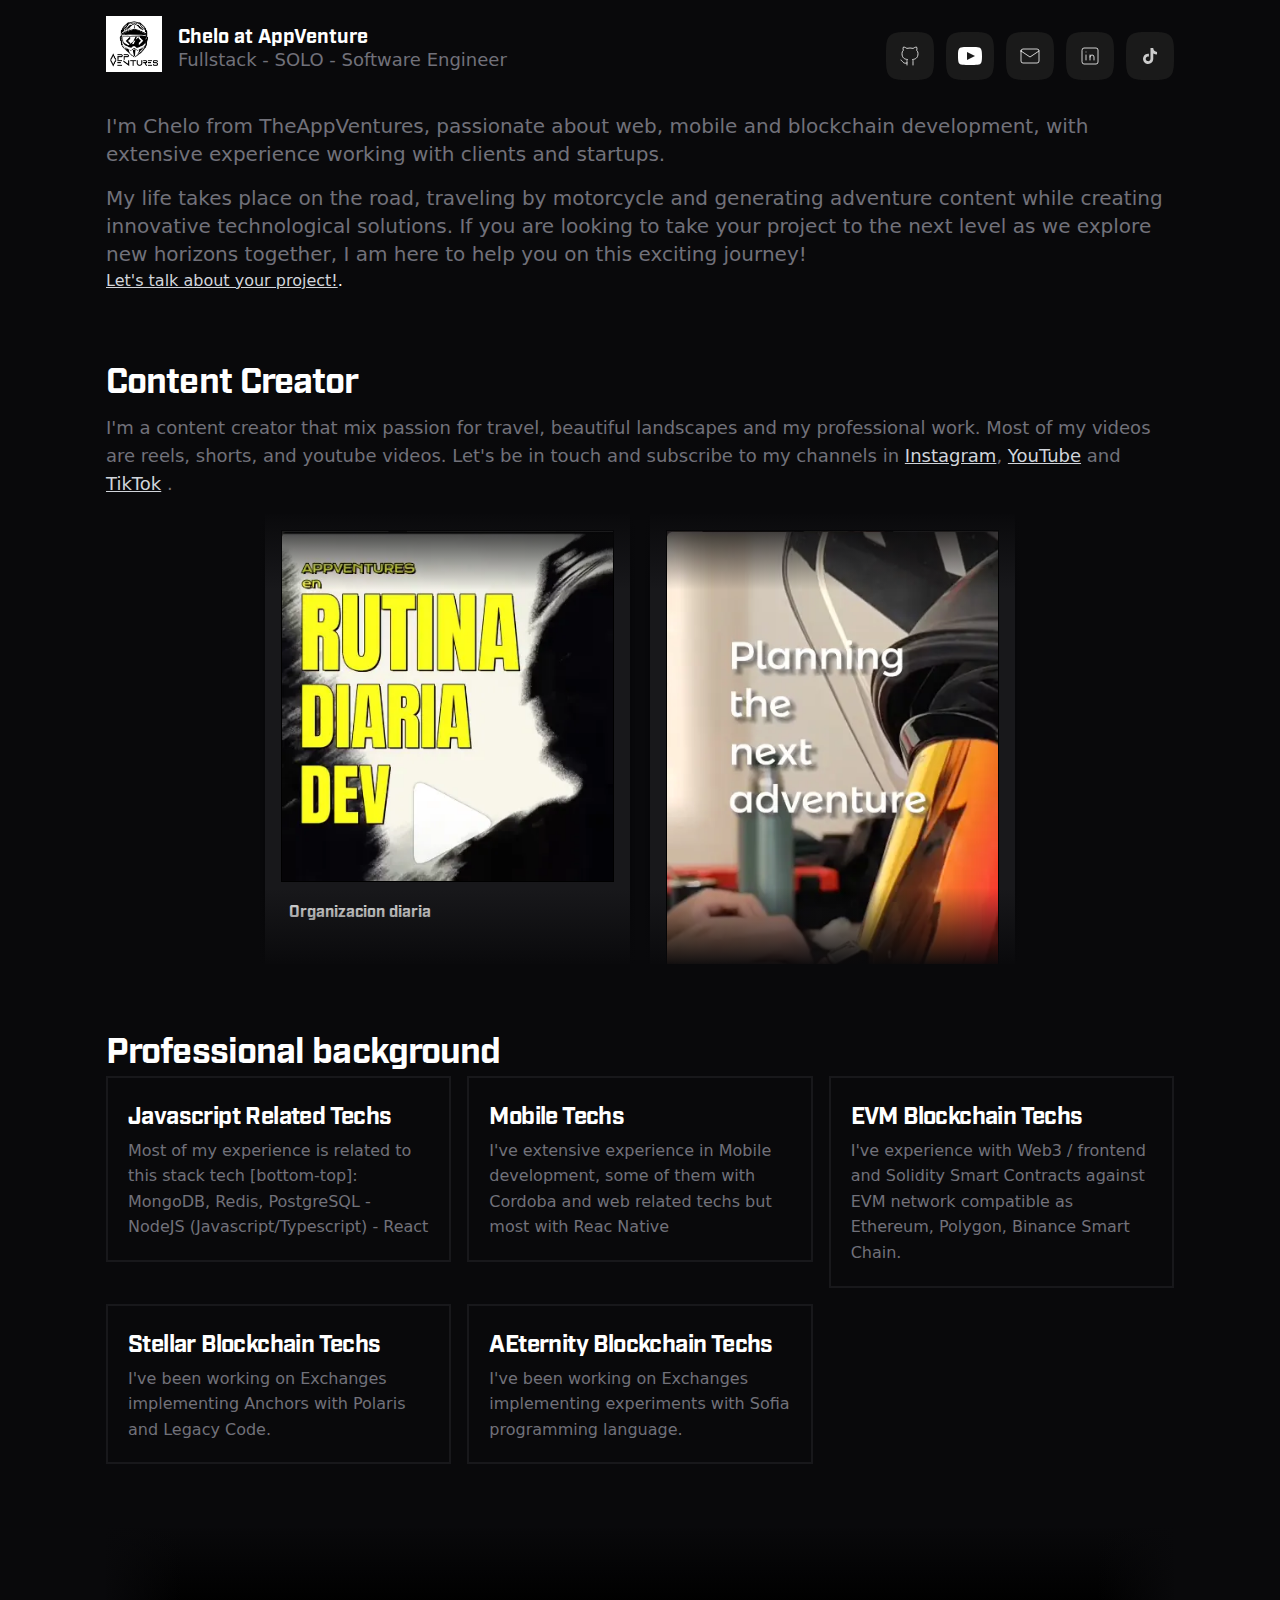
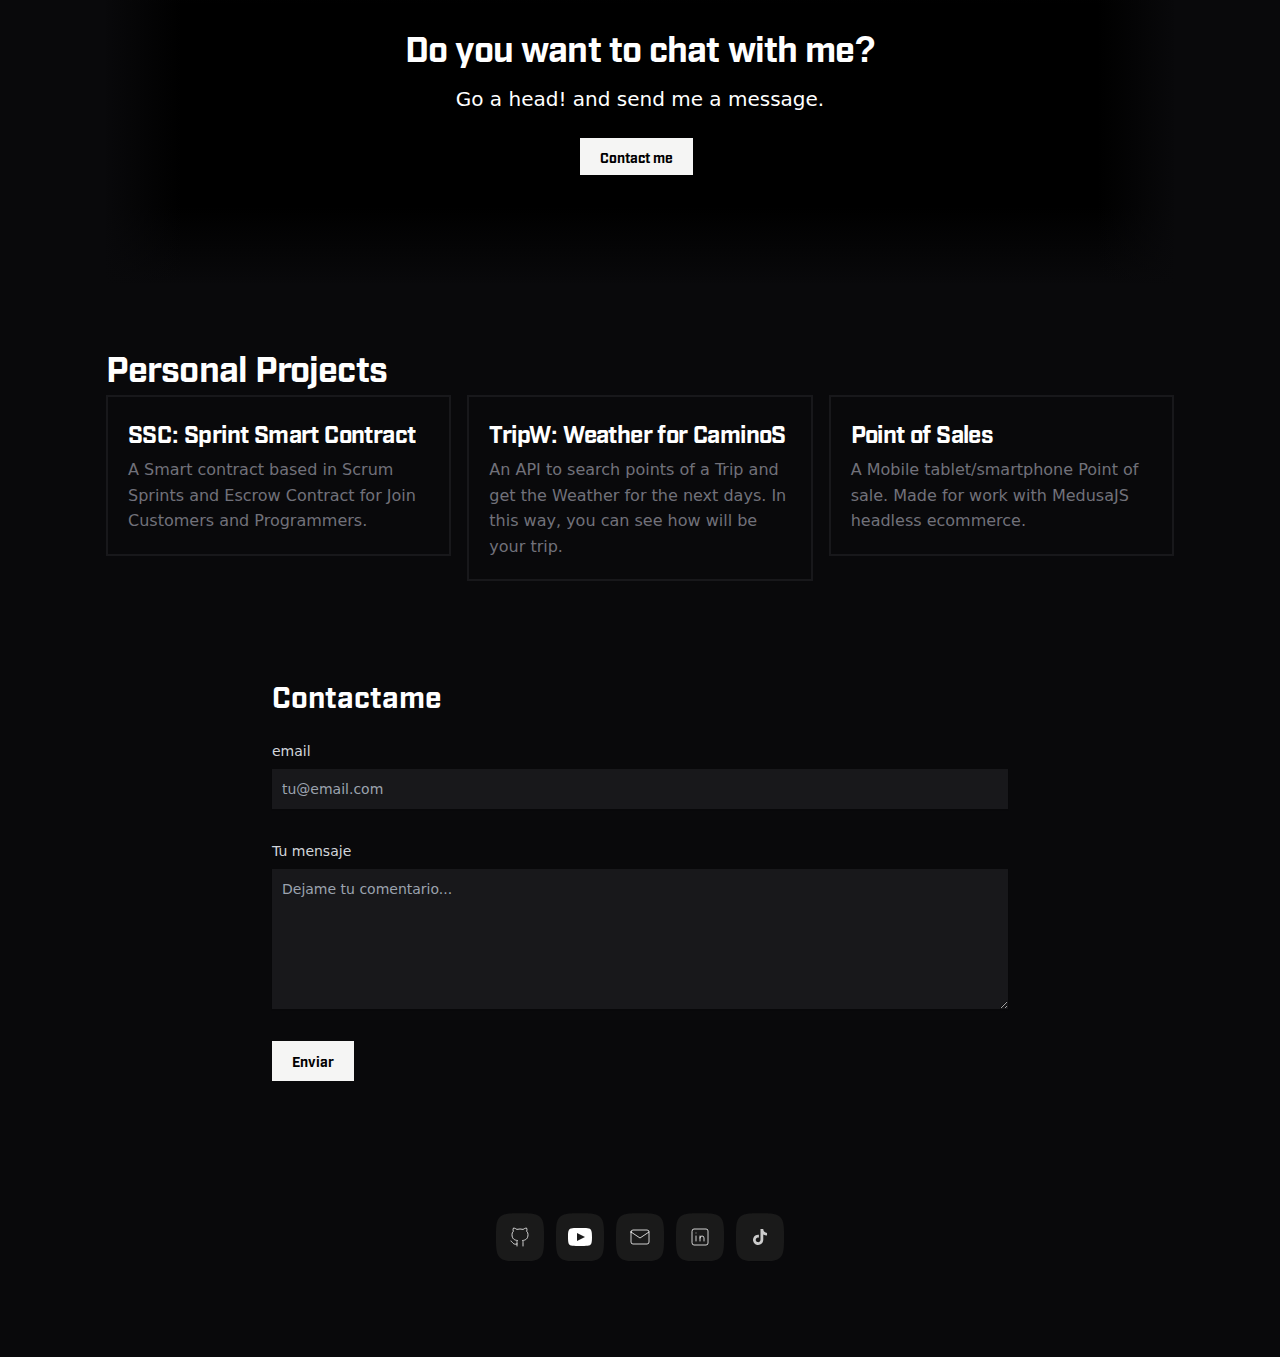
<file: index.html>
<!DOCTYPE html><html lang="en" class="bg-zinc-950"> <head><meta charset="UTF-8"><meta name="description" content="Site description HERE"><meta name="viewport" content="width=device-width, initial-scale=1, maximum-scale=1"><link rel="icon" type="image/x-icon" href="favicon.ico"><meta name="generator" content="Astro v4.6.0"><title>Web Developer Portfolio</title><!--OG tags --><meta property="og:title" content="Developer Portfolio"><meta property="og:type" content="website"><meta property="og:url" content="https://www.something.com"><meta property="og:description" content="Site description HERE"><meta property="og:site_name" content="Developer Portfolio"><!--Twitter --><meta name="twitter:card" content="summary_large_image"><meta name="twitter:site" content=""><meta name="twitter:title" content="Developer Portfolio"><meta name="twitter:description" content="Site description HERE"><meta name="twitter:image" content=""><link rel="preload" href="/IndustryBold.otf" as="font" type="font/otf" crossorigin><link rel="stylesheet" href="/astro/blockchain-related.D9RarhTf.css">
<link rel="stylesheet" href="/astro/index.gAVUxmrc.css"><script type="module">
</script><style>[data-astro-transition-scope="astro-chuscghw-1"] { view-transition-name: project-title; }@layer astro { ::view-transition-old(project-title) { 
	animation-duration: 180ms;
	animation-timing-function: cubic-bezier(0.76, 0, 0.24, 1);
	animation-fill-mode: both;
	animation-name: astroFadeOut; }::view-transition-new(project-title) { 
	animation-duration: 180ms;
	animation-timing-function: cubic-bezier(0.76, 0, 0.24, 1);
	animation-fill-mode: both;
	animation-name: astroFadeIn; }[data-astro-transition=back]::view-transition-old(project-title) { 
	animation-duration: 180ms;
	animation-timing-function: cubic-bezier(0.76, 0, 0.24, 1);
	animation-fill-mode: both;
	animation-name: astroFadeOut; }[data-astro-transition=back]::view-transition-new(project-title) { 
	animation-duration: 180ms;
	animation-timing-function: cubic-bezier(0.76, 0, 0.24, 1);
	animation-fill-mode: both;
	animation-name: astroFadeIn; } }[data-astro-transition-fallback="old"] [data-astro-transition-scope="astro-chuscghw-1"],
			[data-astro-transition-fallback="old"][data-astro-transition-scope="astro-chuscghw-1"] { 
	animation-duration: 180ms;
	animation-timing-function: cubic-bezier(0.76, 0, 0.24, 1);
	animation-fill-mode: both;
	animation-name: astroFadeOut; }[data-astro-transition-fallback="new"] [data-astro-transition-scope="astro-chuscghw-1"],
			[data-astro-transition-fallback="new"][data-astro-transition-scope="astro-chuscghw-1"] { 
	animation-duration: 180ms;
	animation-timing-function: cubic-bezier(0.76, 0, 0.24, 1);
	animation-fill-mode: both;
	animation-name: astroFadeIn; }[data-astro-transition=back][data-astro-transition-fallback="old"] [data-astro-transition-scope="astro-chuscghw-1"],
			[data-astro-transition=back][data-astro-transition-fallback="old"][data-astro-transition-scope="astro-chuscghw-1"] { 
	animation-duration: 180ms;
	animation-timing-function: cubic-bezier(0.76, 0, 0.24, 1);
	animation-fill-mode: both;
	animation-name: astroFadeOut; }[data-astro-transition=back][data-astro-transition-fallback="new"] [data-astro-transition-scope="astro-chuscghw-1"],
			[data-astro-transition=back][data-astro-transition-fallback="new"][data-astro-transition-scope="astro-chuscghw-1"] { 
	animation-duration: 180ms;
	animation-timing-function: cubic-bezier(0.76, 0, 0.24, 1);
	animation-fill-mode: both;
	animation-name: astroFadeIn; }</style><style>[data-astro-transition-scope="astro-chuscghw-2"] { view-transition-name: project-title; }@layer astro { ::view-transition-old(project-title) { 
	animation-duration: 180ms;
	animation-timing-function: cubic-bezier(0.76, 0, 0.24, 1);
	animation-fill-mode: both;
	animation-name: astroFadeOut; }::view-transition-new(project-title) { 
	animation-duration: 180ms;
	animation-timing-function: cubic-bezier(0.76, 0, 0.24, 1);
	animation-fill-mode: both;
	animation-name: astroFadeIn; }[data-astro-transition=back]::view-transition-old(project-title) { 
	animation-duration: 180ms;
	animation-timing-function: cubic-bezier(0.76, 0, 0.24, 1);
	animation-fill-mode: both;
	animation-name: astroFadeOut; }[data-astro-transition=back]::view-transition-new(project-title) { 
	animation-duration: 180ms;
	animation-timing-function: cubic-bezier(0.76, 0, 0.24, 1);
	animation-fill-mode: both;
	animation-name: astroFadeIn; } }[data-astro-transition-fallback="old"] [data-astro-transition-scope="astro-chuscghw-2"],
			[data-astro-transition-fallback="old"][data-astro-transition-scope="astro-chuscghw-2"] { 
	animation-duration: 180ms;
	animation-timing-function: cubic-bezier(0.76, 0, 0.24, 1);
	animation-fill-mode: both;
	animation-name: astroFadeOut; }[data-astro-transition-fallback="new"] [data-astro-transition-scope="astro-chuscghw-2"],
			[data-astro-transition-fallback="new"][data-astro-transition-scope="astro-chuscghw-2"] { 
	animation-duration: 180ms;
	animation-timing-function: cubic-bezier(0.76, 0, 0.24, 1);
	animation-fill-mode: both;
	animation-name: astroFadeIn; }[data-astro-transition=back][data-astro-transition-fallback="old"] [data-astro-transition-scope="astro-chuscghw-2"],
			[data-astro-transition=back][data-astro-transition-fallback="old"][data-astro-transition-scope="astro-chuscghw-2"] { 
	animation-duration: 180ms;
	animation-timing-function: cubic-bezier(0.76, 0, 0.24, 1);
	animation-fill-mode: both;
	animation-name: astroFadeOut; }[data-astro-transition=back][data-astro-transition-fallback="new"] [data-astro-transition-scope="astro-chuscghw-2"],
			[data-astro-transition=back][data-astro-transition-fallback="new"][data-astro-transition-scope="astro-chuscghw-2"] { 
	animation-duration: 180ms;
	animation-timing-function: cubic-bezier(0.76, 0, 0.24, 1);
	animation-fill-mode: both;
	animation-name: astroFadeIn; }</style><style>[data-astro-transition-scope="astro-chuscghw-3"] { view-transition-name: project-title; }@layer astro { ::view-transition-old(project-title) { 
	animation-duration: 180ms;
	animation-timing-function: cubic-bezier(0.76, 0, 0.24, 1);
	animation-fill-mode: both;
	animation-name: astroFadeOut; }::view-transition-new(project-title) { 
	animation-duration: 180ms;
	animation-timing-function: cubic-bezier(0.76, 0, 0.24, 1);
	animation-fill-mode: both;
	animation-name: astroFadeIn; }[data-astro-transition=back]::view-transition-old(project-title) { 
	animation-duration: 180ms;
	animation-timing-function: cubic-bezier(0.76, 0, 0.24, 1);
	animation-fill-mode: both;
	animation-name: astroFadeOut; }[data-astro-transition=back]::view-transition-new(project-title) { 
	animation-duration: 180ms;
	animation-timing-function: cubic-bezier(0.76, 0, 0.24, 1);
	animation-fill-mode: both;
	animation-name: astroFadeIn; } }[data-astro-transition-fallback="old"] [data-astro-transition-scope="astro-chuscghw-3"],
			[data-astro-transition-fallback="old"][data-astro-transition-scope="astro-chuscghw-3"] { 
	animation-duration: 180ms;
	animation-timing-function: cubic-bezier(0.76, 0, 0.24, 1);
	animation-fill-mode: both;
	animation-name: astroFadeOut; }[data-astro-transition-fallback="new"] [data-astro-transition-scope="astro-chuscghw-3"],
			[data-astro-transition-fallback="new"][data-astro-transition-scope="astro-chuscghw-3"] { 
	animation-duration: 180ms;
	animation-timing-function: cubic-bezier(0.76, 0, 0.24, 1);
	animation-fill-mode: both;
	animation-name: astroFadeIn; }[data-astro-transition=back][data-astro-transition-fallback="old"] [data-astro-transition-scope="astro-chuscghw-3"],
			[data-astro-transition=back][data-astro-transition-fallback="old"][data-astro-transition-scope="astro-chuscghw-3"] { 
	animation-duration: 180ms;
	animation-timing-function: cubic-bezier(0.76, 0, 0.24, 1);
	animation-fill-mode: both;
	animation-name: astroFadeOut; }[data-astro-transition=back][data-astro-transition-fallback="new"] [data-astro-transition-scope="astro-chuscghw-3"],
			[data-astro-transition=back][data-astro-transition-fallback="new"][data-astro-transition-scope="astro-chuscghw-3"] { 
	animation-duration: 180ms;
	animation-timing-function: cubic-bezier(0.76, 0, 0.24, 1);
	animation-fill-mode: both;
	animation-name: astroFadeIn; }</style><style>[data-astro-transition-scope="astro-chuscghw-4"] { view-transition-name: project-title; }@layer astro { ::view-transition-old(project-title) { 
	animation-duration: 180ms;
	animation-timing-function: cubic-bezier(0.76, 0, 0.24, 1);
	animation-fill-mode: both;
	animation-name: astroFadeOut; }::view-transition-new(project-title) { 
	animation-duration: 180ms;
	animation-timing-function: cubic-bezier(0.76, 0, 0.24, 1);
	animation-fill-mode: both;
	animation-name: astroFadeIn; }[data-astro-transition=back]::view-transition-old(project-title) { 
	animation-duration: 180ms;
	animation-timing-function: cubic-bezier(0.76, 0, 0.24, 1);
	animation-fill-mode: both;
	animation-name: astroFadeOut; }[data-astro-transition=back]::view-transition-new(project-title) { 
	animation-duration: 180ms;
	animation-timing-function: cubic-bezier(0.76, 0, 0.24, 1);
	animation-fill-mode: both;
	animation-name: astroFadeIn; } }[data-astro-transition-fallback="old"] [data-astro-transition-scope="astro-chuscghw-4"],
			[data-astro-transition-fallback="old"][data-astro-transition-scope="astro-chuscghw-4"] { 
	animation-duration: 180ms;
	animation-timing-function: cubic-bezier(0.76, 0, 0.24, 1);
	animation-fill-mode: both;
	animation-name: astroFadeOut; }[data-astro-transition-fallback="new"] [data-astro-transition-scope="astro-chuscghw-4"],
			[data-astro-transition-fallback="new"][data-astro-transition-scope="astro-chuscghw-4"] { 
	animation-duration: 180ms;
	animation-timing-function: cubic-bezier(0.76, 0, 0.24, 1);
	animation-fill-mode: both;
	animation-name: astroFadeIn; }[data-astro-transition=back][data-astro-transition-fallback="old"] [data-astro-transition-scope="astro-chuscghw-4"],
			[data-astro-transition=back][data-astro-transition-fallback="old"][data-astro-transition-scope="astro-chuscghw-4"] { 
	animation-duration: 180ms;
	animation-timing-function: cubic-bezier(0.76, 0, 0.24, 1);
	animation-fill-mode: both;
	animation-name: astroFadeOut; }[data-astro-transition=back][data-astro-transition-fallback="new"] [data-astro-transition-scope="astro-chuscghw-4"],
			[data-astro-transition=back][data-astro-transition-fallback="new"][data-astro-transition-scope="astro-chuscghw-4"] { 
	animation-duration: 180ms;
	animation-timing-function: cubic-bezier(0.76, 0, 0.24, 1);
	animation-fill-mode: both;
	animation-name: astroFadeIn; }</style><style>[data-astro-transition-scope="astro-chuscghw-5"] { view-transition-name: project-title; }@layer astro { ::view-transition-old(project-title) { 
	animation-duration: 180ms;
	animation-timing-function: cubic-bezier(0.76, 0, 0.24, 1);
	animation-fill-mode: both;
	animation-name: astroFadeOut; }::view-transition-new(project-title) { 
	animation-duration: 180ms;
	animation-timing-function: cubic-bezier(0.76, 0, 0.24, 1);
	animation-fill-mode: both;
	animation-name: astroFadeIn; }[data-astro-transition=back]::view-transition-old(project-title) { 
	animation-duration: 180ms;
	animation-timing-function: cubic-bezier(0.76, 0, 0.24, 1);
	animation-fill-mode: both;
	animation-name: astroFadeOut; }[data-astro-transition=back]::view-transition-new(project-title) { 
	animation-duration: 180ms;
	animation-timing-function: cubic-bezier(0.76, 0, 0.24, 1);
	animation-fill-mode: both;
	animation-name: astroFadeIn; } }[data-astro-transition-fallback="old"] [data-astro-transition-scope="astro-chuscghw-5"],
			[data-astro-transition-fallback="old"][data-astro-transition-scope="astro-chuscghw-5"] { 
	animation-duration: 180ms;
	animation-timing-function: cubic-bezier(0.76, 0, 0.24, 1);
	animation-fill-mode: both;
	animation-name: astroFadeOut; }[data-astro-transition-fallback="new"] [data-astro-transition-scope="astro-chuscghw-5"],
			[data-astro-transition-fallback="new"][data-astro-transition-scope="astro-chuscghw-5"] { 
	animation-duration: 180ms;
	animation-timing-function: cubic-bezier(0.76, 0, 0.24, 1);
	animation-fill-mode: both;
	animation-name: astroFadeIn; }[data-astro-transition=back][data-astro-transition-fallback="old"] [data-astro-transition-scope="astro-chuscghw-5"],
			[data-astro-transition=back][data-astro-transition-fallback="old"][data-astro-transition-scope="astro-chuscghw-5"] { 
	animation-duration: 180ms;
	animation-timing-function: cubic-bezier(0.76, 0, 0.24, 1);
	animation-fill-mode: both;
	animation-name: astroFadeOut; }[data-astro-transition=back][data-astro-transition-fallback="new"] [data-astro-transition-scope="astro-chuscghw-5"],
			[data-astro-transition=back][data-astro-transition-fallback="new"][data-astro-transition-scope="astro-chuscghw-5"] { 
	animation-duration: 180ms;
	animation-timing-function: cubic-bezier(0.76, 0, 0.24, 1);
	animation-fill-mode: both;
	animation-name: astroFadeIn; }</style><style>[data-astro-transition-scope="astro-chuscghw-6"] { view-transition-name: project-title; }@layer astro { ::view-transition-old(project-title) { 
	animation-duration: 180ms;
	animation-timing-function: cubic-bezier(0.76, 0, 0.24, 1);
	animation-fill-mode: both;
	animation-name: astroFadeOut; }::view-transition-new(project-title) { 
	animation-duration: 180ms;
	animation-timing-function: cubic-bezier(0.76, 0, 0.24, 1);
	animation-fill-mode: both;
	animation-name: astroFadeIn; }[data-astro-transition=back]::view-transition-old(project-title) { 
	animation-duration: 180ms;
	animation-timing-function: cubic-bezier(0.76, 0, 0.24, 1);
	animation-fill-mode: both;
	animation-name: astroFadeOut; }[data-astro-transition=back]::view-transition-new(project-title) { 
	animation-duration: 180ms;
	animation-timing-function: cubic-bezier(0.76, 0, 0.24, 1);
	animation-fill-mode: both;
	animation-name: astroFadeIn; } }[data-astro-transition-fallback="old"] [data-astro-transition-scope="astro-chuscghw-6"],
			[data-astro-transition-fallback="old"][data-astro-transition-scope="astro-chuscghw-6"] { 
	animation-duration: 180ms;
	animation-timing-function: cubic-bezier(0.76, 0, 0.24, 1);
	animation-fill-mode: both;
	animation-name: astroFadeOut; }[data-astro-transition-fallback="new"] [data-astro-transition-scope="astro-chuscghw-6"],
			[data-astro-transition-fallback="new"][data-astro-transition-scope="astro-chuscghw-6"] { 
	animation-duration: 180ms;
	animation-timing-function: cubic-bezier(0.76, 0, 0.24, 1);
	animation-fill-mode: both;
	animation-name: astroFadeIn; }[data-astro-transition=back][data-astro-transition-fallback="old"] [data-astro-transition-scope="astro-chuscghw-6"],
			[data-astro-transition=back][data-astro-transition-fallback="old"][data-astro-transition-scope="astro-chuscghw-6"] { 
	animation-duration: 180ms;
	animation-timing-function: cubic-bezier(0.76, 0, 0.24, 1);
	animation-fill-mode: both;
	animation-name: astroFadeOut; }[data-astro-transition=back][data-astro-transition-fallback="new"] [data-astro-transition-scope="astro-chuscghw-6"],
			[data-astro-transition=back][data-astro-transition-fallback="new"][data-astro-transition-scope="astro-chuscghw-6"] { 
	animation-duration: 180ms;
	animation-timing-function: cubic-bezier(0.76, 0, 0.24, 1);
	animation-fill-mode: both;
	animation-name: astroFadeIn; }</style><style>[data-astro-transition-scope="astro-chuscghw-7"] { view-transition-name: project-title; }@layer astro { ::view-transition-old(project-title) { 
	animation-duration: 180ms;
	animation-timing-function: cubic-bezier(0.76, 0, 0.24, 1);
	animation-fill-mode: both;
	animation-name: astroFadeOut; }::view-transition-new(project-title) { 
	animation-duration: 180ms;
	animation-timing-function: cubic-bezier(0.76, 0, 0.24, 1);
	animation-fill-mode: both;
	animation-name: astroFadeIn; }[data-astro-transition=back]::view-transition-old(project-title) { 
	animation-duration: 180ms;
	animation-timing-function: cubic-bezier(0.76, 0, 0.24, 1);
	animation-fill-mode: both;
	animation-name: astroFadeOut; }[data-astro-transition=back]::view-transition-new(project-title) { 
	animation-duration: 180ms;
	animation-timing-function: cubic-bezier(0.76, 0, 0.24, 1);
	animation-fill-mode: both;
	animation-name: astroFadeIn; } }[data-astro-transition-fallback="old"] [data-astro-transition-scope="astro-chuscghw-7"],
			[data-astro-transition-fallback="old"][data-astro-transition-scope="astro-chuscghw-7"] { 
	animation-duration: 180ms;
	animation-timing-function: cubic-bezier(0.76, 0, 0.24, 1);
	animation-fill-mode: both;
	animation-name: astroFadeOut; }[data-astro-transition-fallback="new"] [data-astro-transition-scope="astro-chuscghw-7"],
			[data-astro-transition-fallback="new"][data-astro-transition-scope="astro-chuscghw-7"] { 
	animation-duration: 180ms;
	animation-timing-function: cubic-bezier(0.76, 0, 0.24, 1);
	animation-fill-mode: both;
	animation-name: astroFadeIn; }[data-astro-transition=back][data-astro-transition-fallback="old"] [data-astro-transition-scope="astro-chuscghw-7"],
			[data-astro-transition=back][data-astro-transition-fallback="old"][data-astro-transition-scope="astro-chuscghw-7"] { 
	animation-duration: 180ms;
	animation-timing-function: cubic-bezier(0.76, 0, 0.24, 1);
	animation-fill-mode: both;
	animation-name: astroFadeOut; }[data-astro-transition=back][data-astro-transition-fallback="new"] [data-astro-transition-scope="astro-chuscghw-7"],
			[data-astro-transition=back][data-astro-transition-fallback="new"][data-astro-transition-scope="astro-chuscghw-7"] { 
	animation-duration: 180ms;
	animation-timing-function: cubic-bezier(0.76, 0, 0.24, 1);
	animation-fill-mode: both;
	animation-name: astroFadeIn; }</style><style>[data-astro-transition-scope="astro-chuscghw-8"] { view-transition-name: project-title; }@layer astro { ::view-transition-old(project-title) { 
	animation-duration: 180ms;
	animation-timing-function: cubic-bezier(0.76, 0, 0.24, 1);
	animation-fill-mode: both;
	animation-name: astroFadeOut; }::view-transition-new(project-title) { 
	animation-duration: 180ms;
	animation-timing-function: cubic-bezier(0.76, 0, 0.24, 1);
	animation-fill-mode: both;
	animation-name: astroFadeIn; }[data-astro-transition=back]::view-transition-old(project-title) { 
	animation-duration: 180ms;
	animation-timing-function: cubic-bezier(0.76, 0, 0.24, 1);
	animation-fill-mode: both;
	animation-name: astroFadeOut; }[data-astro-transition=back]::view-transition-new(project-title) { 
	animation-duration: 180ms;
	animation-timing-function: cubic-bezier(0.76, 0, 0.24, 1);
	animation-fill-mode: both;
	animation-name: astroFadeIn; } }[data-astro-transition-fallback="old"] [data-astro-transition-scope="astro-chuscghw-8"],
			[data-astro-transition-fallback="old"][data-astro-transition-scope="astro-chuscghw-8"] { 
	animation-duration: 180ms;
	animation-timing-function: cubic-bezier(0.76, 0, 0.24, 1);
	animation-fill-mode: both;
	animation-name: astroFadeOut; }[data-astro-transition-fallback="new"] [data-astro-transition-scope="astro-chuscghw-8"],
			[data-astro-transition-fallback="new"][data-astro-transition-scope="astro-chuscghw-8"] { 
	animation-duration: 180ms;
	animation-timing-function: cubic-bezier(0.76, 0, 0.24, 1);
	animation-fill-mode: both;
	animation-name: astroFadeIn; }[data-astro-transition=back][data-astro-transition-fallback="old"] [data-astro-transition-scope="astro-chuscghw-8"],
			[data-astro-transition=back][data-astro-transition-fallback="old"][data-astro-transition-scope="astro-chuscghw-8"] { 
	animation-duration: 180ms;
	animation-timing-function: cubic-bezier(0.76, 0, 0.24, 1);
	animation-fill-mode: both;
	animation-name: astroFadeOut; }[data-astro-transition=back][data-astro-transition-fallback="new"] [data-astro-transition-scope="astro-chuscghw-8"],
			[data-astro-transition=back][data-astro-transition-fallback="new"][data-astro-transition-scope="astro-chuscghw-8"] { 
	animation-duration: 180ms;
	animation-timing-function: cubic-bezier(0.76, 0, 0.24, 1);
	animation-fill-mode: both;
	animation-name: astroFadeIn; }</style></head> <body>  <div id="contents"> <main class="container"> <div class="mb-16"> <div class="grid" data-astro-cid-u4qoyrkz> <div class="heading-container" data-astro-cid-u4qoyrkz> <a href="/" data-astro-cid-u4qoyrkz> <span class="sr-only" data-astro-cid-u4qoyrkz>Home</span> <div class="relative flex items-center gap-x-4"> <img src="/astro/avatar.DxuSzqkE_ZzSo8B.webp" srcset="/astro/avatar.DxuSzqkE_ZzSo8B.webp 1x, /astro/avatar.DxuSzqkE_ZzSo8B.webp 2x, /astro/avatar.DxuSzqkE_ZzSo8B.webp 3x" alt="Developers's headshot" class="h-14 w-14" width="817" height="824" loading="lazy" decoding="async"> <div class="text-lg leading-6"> <h1 class="font-semibold text-primary text-xl dark:text-white"> <span class="absolute inset-0"></span>
Chelo at AppVenture
</h1> <p class="text-zinc-500 dark:text-zinc-400">Fullstack - SOLO - Software Engineer</p> </div> </div> </a> <div class="social-icons" data-astro-cid-u4qoyrkz> <div class="social-links my-4" data-astro-cid-yxtifmrq> <div class="grid grid-cols-5 md:grid-cols-8 lg:grid-cols-5 gap-y-3 gap-3 justify-center w-full" data-astro-cid-yxtifmrq> <a href="https://github.com/chelo-appventures" class="el flex items-center justify-center aspect-square shadow-xl dark:shadow-thick hover:bg-zinc-800 bg-primary-950 dark:ring-white/10 ring-primary/5 dark:bg-tertiary hover:ring-primary/5 dark:hover:ring-white/20 duration-300 group transition-all h-12 w-12" data-astro-cid-yxtifmrq> <svg xmlns="http://www.w3.org/2000/svg" class="icon icon-tabler icon-tabler-brand-github h-6 w-6 group-hover:scale-125 duration-300 text-primary dark:text-white group-hover text-primary:dark:text-white/50" viewBox="0 0 24 24" stroke-width="0.8" stroke="currentColor" fill="none" stroke-linecap="round" stroke-linejoin="round" data-astro-cid-yxtifmrq><path stroke="none" d="M0 0h24v24H0z" fill="none" data-astro-cid-yxtifmrq></path><path d="M9 19c-4.3 1.4 -4.3 -2.5 -6 -3m12 5v-3.5c0 -1 .1 -1.4 -.5 -2c2.8 -.3 5.5 -1.4 5.5 -6a4.6 4.6 0 0 0 -1.3 -3.2a4.2 4.2 0 0 0 -.1 -3.2s-1.1 -.3 -3.5 1.3a12.3 12.3 0 0 0 -6.2 0c-2.4 -1.6 -3.5 -1.3 -3.5 -1.3a4.2 4.2 0 0 0 -.1 3.2a4.6 4.6 0 0 0 -1.3 3.2c0 4.6 2.7 5.7 5.5 6c-.6 .6 -.6 1.2 -.5 2v3.5" data-astro-cid-yxtifmrq></path></svg> <span class="sr-only" data-astro-cid-yxtifmrq>Github link</span> </a> <a href="https://www.youtube.com/channel/UCVKkICUueTV2SELldCynOag" class="el flex items-center justify-center aspect-square shadow-xl dark:shadow-thick hover:bg-zinc-800 bg-primary-950 dark:ring-white/10 ring-primary/5 dark:bg-tertiary hover:ring-primary/5 dark:hover:ring-white/20 duration-300 group transition-all h-12 w-12" data-astro-cid-yxtifmrq> <svg xmlns="http://www.w3.org/2000/svg" class="icon icon-tabler icon-tabler-mail h-6 w-6 group-hover:scale-125 duration-300 text-primary dark:text-white group-hover text-primary:dark:text-white/50" fill="currentColor" viewBox="0 0 24 24" data-astro-cid-yxtifmrq> <path d="M19.615 3.184c-3.604-.246-11.631-.245-15.23 0-3.897.266-4.356 2.62-4.385 8.816.029 6.185.484 8.549 4.385 8.816 3.6.245 11.626.246 15.23 0 3.897-.266 4.356-2.62 4.385-8.816-.029-6.185-.484-8.549-4.385-8.816zm-10.615 12.816v-8l8 3.993-8 4.007z" data-astro-cid-yxtifmrq></path> </svg> <span class="sr-only" data-astro-cid-yxtifmrq>YouTube link</span> </a> <a href="#contact" class="el flex items-center justify-center aspect-square shadow-xl dark:shadow-thick hover:bg-zinc-800 bg-primary-950 dark:ring-white/10 ring-primary/5 dark:bg-tertiary hover:ring-primary/5 dark:hover:ring-white/20 duration-300 group transition-all h-12 w-12" data-astro-cid-yxtifmrq> <svg xmlns="http://www.w3.org/2000/svg" class="icon icon-tabler icon-tabler-mail h-6 w-6 group-hover:scale-125 duration-300 text-primary dark:text-white group-hover text-primary:dark:text-white/50" viewBox="0 0 24 24" stroke-width="0.8" stroke="currentColor" fill="none" stroke-linecap="round" stroke-linejoin="round" data-astro-cid-yxtifmrq><path stroke="none" d="M0 0h24v24H0z" fill="none" data-astro-cid-yxtifmrq></path><path d="M3 7a2 2 0 0 1 2 -2h14a2 2 0 0 1 2 2v10a2 2 0 0 1 -2 2h-14a2 2 0 0 1 -2 -2v-10z" data-astro-cid-yxtifmrq></path><path d="M3 7l9 6l9 -6" data-astro-cid-yxtifmrq></path></svg> <span class="sr-only" data-astro-cid-yxtifmrq>Email link</span> </a> <a href="https://www.linkedin.com/in/chelo-rider-60b1772b8" class="el flex items-center justify-center aspect-square shadow-xl dark:shadow-thick hover:bg-zinc-800 bg-primary-950 dark:ring-white/10 ring-primary/5 dark:bg-tertiary hover:ring-primary/5 dark:hover:ring-white/20 duration-300 group transition-all h-12 w-12" data-astro-cid-yxtifmrq> <svg xmlns="http://www.w3.org/2000/svg" class="icon icon-tabler h-6 w-6 group-hover:scale-125 duration-300 text-primary dark:text-white group-hover text-primary:dark:text-white/50 icon-tabler-brand-linkedin" viewBox="0 0 24 24" stroke-width="0.8" stroke="currentColor" fill="none" stroke-linecap="round" stroke-linejoin="round" data-astro-cid-yxtifmrq><path stroke="none" d="M0 0h24v24H0z" fill="none" data-astro-cid-yxtifmrq></path><path d="M4 4m0 2a2 2 0 0 1 2 -2h12a2 2 0 0 1 2 2v12a2 2 0 0 1 -2 2h-12a2 2 0 0 1 -2 -2z" data-astro-cid-yxtifmrq></path><path d="M8 11l0 5" data-astro-cid-yxtifmrq></path><path d="M8 8l0 .01" data-astro-cid-yxtifmrq></path><path d="M12 16l0 -5" data-astro-cid-yxtifmrq></path><path d="M16 16v-3a2 2 0 0 0 -4 0" data-astro-cid-yxtifmrq></path></svg> <span class="sr-only" data-astro-cid-yxtifmrq>Linkedin link</span> </a> <a href="https://www.tiktok.com/@dev.appventures" class="el flex items-center justify-center aspect-square shadow-xl dark:shadow-thick hover:bg-zinc-800 bg-primary-950 dark:ring-white/10 ring-primary/5 dark:bg-tertiary hover:ring-primary/5 dark:hover:ring-white/20 duration-300 group transition-all h-12 w-12" data-astro-cid-yxtifmrq> <!-- codepen icon svg --> <svg class="icon icon-tabler icon-tabler-mail h-6 w-6 group-hover:scale-125 duration-300 text-primary dark:text-white group-hover text-primary:dark:text-white/50" width="48px" height="48px" viewBox="0 0 48 48" version="1.1" xmlns="http://www.w3.org/2000/svg" xmlns:xlink="http://www.w3.org/1999/xlink" data-astro-cid-yxtifmrq> <title>Tiktok</title> <g id="Icon/Social/tiktok-black" stroke="none" stroke-width="1" fill="none" fill-rule="evenodd" data-astro-cid-yxtifmrq> <path d="M38.0766847,15.8542954 C36.0693906,15.7935177 34.2504839,14.8341149 32.8791434,13.5466056 C32.1316475,12.8317108 31.540171,11.9694126 31.1415066,11.0151329 C30.7426093,10.0603874 30.5453728,9.03391952 30.5619062,8 L24.9731521,8 L24.9731521,28.8295196 C24.9731521,32.3434487 22.8773693,34.4182737 20.2765028,34.4182737 C19.6505623,34.4320127 19.0283477,34.3209362 18.4461858,34.0908659 C17.8640239,33.8612612 17.3337909,33.5175528 16.8862248,33.0797671 C16.4386588,32.6422142 16.0833071,32.1196657 15.8404292,31.5426268 C15.5977841,30.9658208 15.4727358,30.3459348 15.4727358,29.7202272 C15.4727358,29.0940539 15.5977841,28.4746337 15.8404292,27.8978277 C16.0833071,27.3207888 16.4386588,26.7980074 16.8862248,26.3604545 C17.3337909,25.9229017 17.8640239,25.5791933 18.4461858,25.3491229 C19.0283477,25.1192854 19.6505623,25.0084418 20.2765028,25.0219479 C20.7939283,25.0263724 21.3069293,25.1167239 21.794781,25.2902081 L21.794781,19.5985278 C21.2957518,19.4900128 20.7869423,19.436221 20.2765028,19.4380839 C18.2431278,19.4392483 16.2560928,20.0426009 14.5659604,21.1729264 C12.875828,22.303019 11.5587449,23.9090873 10.7814424,25.7878401 C10.003907,27.666593 9.80084889,29.7339663 10.1981162,31.7275214 C10.5953834,33.7217752 11.5748126,35.5530237 13.0129853,36.9904978 C14.4509252,38.4277391 16.2828722,39.4064696 18.277126,39.8028054 C20.2711469,40.1991413 22.3382874,39.9951517 24.2163416,39.2169177 C26.0948616,38.4384508 27.7002312,37.1209021 28.8296253,35.4300711 C29.9592522,33.7397058 30.5619062,31.7522051 30.5619062,29.7188301 L30.5619062,18.8324027 C32.7275484,20.3418321 35.3149087,21.0404263 38.0766847,21.0867664 L38.0766847,15.8542954 Z" id="Fill-1" fill="#ccc" data-astro-cid-yxtifmrq></path> </g> </svg> <span class="sr-only" data-astro-cid-yxtifmrq>TikTok Link</span> </a> </div> </div>  </div> </div> </div>  <p class="mt-4 text-lg text-zinc-500 dark:text-zinc-400 font-light lg:text-xl">
I'm Chelo from TheAppVentures, passionate about web, mobile and blockchain
          development, with extensive experience working with clients and
          startups.
</p> <p class="mt-4 text-lg text-zinc-500 dark:text-zinc-400 font-light lg:text-xl">
My life takes place on the road, traveling by motorcycle and
          generating adventure content while creating innovative technological
          solutions. If you are looking to take your project to the next level
          as we explore new horizons together, I am here to help you on this
          exciting journey!
</p> <a href="#contact" class="underline text-gray-300">Let's talk about your project!</a>.
 </div> <div class="mb-16"> <h2 class="text-3xl mt-6 font-medium lg:text-4xl tracking-tight text-primary dark:text-white">
Content Creator
</h2> <p class="mt-4 text-lg text-zinc-500 dark:text-zinc-400">
I'm a content creator that mix passion for travel, beautiful
          landscapes and my professional work. Most of my videos are reels,
          shorts, and youtube videos. Let's be in touch and subscribe to my
          channels in
<a href="https://www.instagram.com/dev.appventures" target="_blank" class="underline text-gray-300">Instagram</a>,
<a href="https://www.youtube.com/channel/UCVKkICUueTV2SELldCynOag" target="_blank" class="underline text-gray-300">YouTube</a>
and
<a href="https://www.tiktok.com/@dev.appventures" target="_blank" class="underline text-gray-300">TikTok</a>
.
</p> <div class="flex my-4 items-center justify-center"> <div class="relative w-full overflow-hidden"> <!-- For some reason the white vignette effect don't work in this sandbox but if you uncomment the following lines in VSCode, they should work --> <div class="block"> <div class="pointer-events-none absolute -top-1 z-10 h-20 w-full bg-gradient-to-b from-zinc-950 to-transparent"></div> <div class="pointer-events-none absolute -bottom-1 z-10 h-20 w-full bg-gradient-to-t from-zinc-950 to-transparent"></div> <div class="pointer-events-none absolute -left-1 z-10 h-full w-20 bg-gradient-to-r from-zinc-950 to-transparent"></div> <div class="pointer-events-none absolute -right-1 z-10 h-full w-20 bg-gradient-to-l from-zinc-950 to-transparent"></div> </div> <div id="scroller" class="mx-auto grid h-[450px] w-[300px] animate-skew-scroll grid-cols-1 gap-5 sm:w-[750px] sm:grid-cols-2"> <!-- These are all the same components - if you're using React, you can use a map to iterate through all of them --> <a target="_blank" href="https://www.instagram.com/p/C30i-PNvpSf/" class="cursor-pointer items-center bg-zinc-900 space-x-2 p-4 shadow-md transition-all hover:-translate-y-1 hover:translate-x-1 hover:scale-[1.025] hover:shadow-xl"> <div class="flex-shrink-0"> <img src="/astro/rutina-diaria.FKnvL_BZ_1WsQka.webp" srcset="/astro/rutina-diaria.FKnvL_BZ_Z1HuAFC.webp 0.5x, /astro/rutina-diaria.FKnvL_BZ_1WsQka.webp 1x, /astro/rutina-diaria.FKnvL_BZ_1WsQka.webp 3x" loading="eager" alt="Organizacion diaria que uso para mis desarrollos" class="mb-4 border  border-black" width="392" height="415" decoding="async"> </div> <div class="flex flex-col"> <h3 class="font-semibold text-white">Organizacion diaria</h3> </div> </a><a target="_blank" href="https://www.instagram.com/p/C2JwVmlO5ZK/" class="cursor-pointer items-center bg-zinc-900 space-x-2 p-4 shadow-md transition-all hover:-translate-y-1 hover:translate-x-1 hover:scale-[1.025] hover:shadow-xl"> <div class="flex-shrink-0"> <img src="/astro/siguiente-aventura.Cf5L9vPw_Z9OJYF.webp" srcset="/astro/siguiente-aventura.Cf5L9vPw_ZmIIWL.webp 0.5x, /astro/siguiente-aventura.Cf5L9vPw_Z9OJYF.webp 1x, /astro/siguiente-aventura.Cf5L9vPw_Z9OJYF.webp 3x" loading="eager" alt="Mi siguiente aventura" class="mb-4 border  border-black" width="392" height="536" decoding="async"> </div> <div class="flex flex-col"> <h3 class="font-semibold text-white">La siguiente Aventura</h3> </div> </a><a target="_blank" href="https://www.instagram.com/p/Cyb55yduSfM/" class="cursor-pointer items-center bg-zinc-900 space-x-2 p-4 shadow-md transition-all hover:-translate-y-1 hover:translate-x-1 hover:scale-[1.025] hover:shadow-xl"> <div class="flex-shrink-0"> <img src="/astro/react-native.BuI4QgHK_tABpg.webp" srcset="/astro/react-native.BuI4QgHK_Z2w8QU1.webp 0.5x, /astro/react-native.BuI4QgHK_tABpg.webp 1x, /astro/react-native.BuI4QgHK_tABpg.webp 3x" loading="eager" alt="React Native" class="mb-4 border  border-black" width="392" height="525" decoding="async"> </div> <div class="flex flex-col"> <h3 class="font-semibold text-white">React Native</h3> </div> </a><a target="_blank" href="https://www.instagram.com/p/C30i-PNvpSf/" class="cursor-pointer items-center bg-zinc-900 space-x-2 p-4 shadow-md transition-all hover:-translate-y-1 hover:translate-x-1 hover:scale-[1.025] hover:shadow-xl"> <div class="flex-shrink-0"> <img src="/astro/rutina-diaria.FKnvL_BZ_1WsQka.webp" srcset="/astro/rutina-diaria.FKnvL_BZ_Z1HuAFC.webp 0.5x, /astro/rutina-diaria.FKnvL_BZ_1WsQka.webp 1x, /astro/rutina-diaria.FKnvL_BZ_1WsQka.webp 3x" loading="eager" alt="Organizacion diaria que uso para mis desarrollos" class="mb-4 border  border-black" width="392" height="415" decoding="async"> </div> <div class="flex flex-col"> <h3 class="font-semibold text-white">Organizacion diaria</h3> </div> </a><a target="_blank" href="https://www.instagram.com/p/C2JwVmlO5ZK/" class="cursor-pointer items-center bg-zinc-900 space-x-2 p-4 shadow-md transition-all hover:-translate-y-1 hover:translate-x-1 hover:scale-[1.025] hover:shadow-xl"> <div class="flex-shrink-0"> <img src="/astro/siguiente-aventura.Cf5L9vPw_Z9OJYF.webp" srcset="/astro/siguiente-aventura.Cf5L9vPw_ZmIIWL.webp 0.5x, /astro/siguiente-aventura.Cf5L9vPw_Z9OJYF.webp 1x, /astro/siguiente-aventura.Cf5L9vPw_Z9OJYF.webp 3x" loading="eager" alt="Mi siguiente aventura" class="mb-4 border  border-black" width="392" height="536" decoding="async"> </div> <div class="flex flex-col"> <h3 class="font-semibold text-white">La siguiente Aventura</h3> </div> </a><a target="_blank" href="https://www.instagram.com/p/Cyb55yduSfM/" class="cursor-pointer items-center bg-zinc-900 space-x-2 p-4 shadow-md transition-all hover:-translate-y-1 hover:translate-x-1 hover:scale-[1.025] hover:shadow-xl"> <div class="flex-shrink-0"> <img src="/astro/react-native.BuI4QgHK_tABpg.webp" srcset="/astro/react-native.BuI4QgHK_Z2w8QU1.webp 0.5x, /astro/react-native.BuI4QgHK_tABpg.webp 1x, /astro/react-native.BuI4QgHK_tABpg.webp 3x" loading="eager" alt="React Native" class="mb-4 border  border-black" width="392" height="525" decoding="async"> </div> <div class="flex flex-col"> <h3 class="font-semibold text-white">React Native</h3> </div> </a><a target="_blank" href="https://www.instagram.com/p/C30i-PNvpSf/" class="cursor-pointer items-center bg-zinc-900 space-x-2 p-4 shadow-md transition-all hover:-translate-y-1 hover:translate-x-1 hover:scale-[1.025] hover:shadow-xl"> <div class="flex-shrink-0"> <img src="/astro/rutina-diaria.FKnvL_BZ_1WsQka.webp" srcset="/astro/rutina-diaria.FKnvL_BZ_Z1HuAFC.webp 0.5x, /astro/rutina-diaria.FKnvL_BZ_1WsQka.webp 1x, /astro/rutina-diaria.FKnvL_BZ_1WsQka.webp 3x" loading="eager" alt="Organizacion diaria que uso para mis desarrollos" class="mb-4 border  border-black" width="392" height="415" decoding="async"> </div> <div class="flex flex-col"> <h3 class="font-semibold text-white">Organizacion diaria</h3> </div> </a><a target="_blank" href="https://www.instagram.com/p/C2JwVmlO5ZK/" class="cursor-pointer items-center bg-zinc-900 space-x-2 p-4 shadow-md transition-all hover:-translate-y-1 hover:translate-x-1 hover:scale-[1.025] hover:shadow-xl"> <div class="flex-shrink-0"> <img src="/astro/siguiente-aventura.Cf5L9vPw_Z9OJYF.webp" srcset="/astro/siguiente-aventura.Cf5L9vPw_ZmIIWL.webp 0.5x, /astro/siguiente-aventura.Cf5L9vPw_Z9OJYF.webp 1x, /astro/siguiente-aventura.Cf5L9vPw_Z9OJYF.webp 3x" loading="eager" alt="Mi siguiente aventura" class="mb-4 border  border-black" width="392" height="536" decoding="async"> </div> <div class="flex flex-col"> <h3 class="font-semibold text-white">La siguiente Aventura</h3> </div> </a><a target="_blank" href="https://www.instagram.com/p/Cyb55yduSfM/" class="cursor-pointer items-center bg-zinc-900 space-x-2 p-4 shadow-md transition-all hover:-translate-y-1 hover:translate-x-1 hover:scale-[1.025] hover:shadow-xl"> <div class="flex-shrink-0"> <img src="/astro/react-native.BuI4QgHK_tABpg.webp" srcset="/astro/react-native.BuI4QgHK_Z2w8QU1.webp 0.5x, /astro/react-native.BuI4QgHK_tABpg.webp 1x, /astro/react-native.BuI4QgHK_tABpg.webp 3x" loading="eager" alt="React Native" class="mb-4 border  border-black" width="392" height="525" decoding="async"> </div> <div class="flex flex-col"> <h3 class="font-semibold text-white">React Native</h3> </div> </a> </div> </div> </div>   </div> <h2 class="text-3xl mt-6 font-medium lg:text-4xl tracking-tight text-primary dark:text-white mb-2">
Professional background
</h2> <div class="mx-auto grid grid-cols-1 md:grid-cols-3 gap-4"> <div class=""> <div class="border-2 border-gray-700 border-zinc-900" data-astro-cid-dohjnao5>  <div class="max-w-full">  </div>  <div class="p-5" data-astro-cid-dohjnao5>  <h5 class="mb-2 text-2xl font-bold tracking-tight text-white industry" data-astro-cid-dohjnao5 data-astro-transition-scope="astro-chuscghw-1"> Javascript Related Techs </h5> <p class="mt-4 text-zinc-500 dark:text-zinc-400 md:max-w-xs lg:max-w-none" data-astro-cid-dohjnao5>Most of my experience is related to this stack tech [bottom-top]: MongoDB, Redis, PostgreSQL - NodeJS (Javascript/Typescript) - React</p>    </div> </div>  </div> <div class=""> <div class="border-2 border-gray-700 border-zinc-900" data-astro-cid-dohjnao5>  <div class="max-w-full">  </div>  <div class="p-5" data-astro-cid-dohjnao5>  <h5 class="mb-2 text-2xl font-bold tracking-tight text-white industry" data-astro-cid-dohjnao5 data-astro-transition-scope="astro-chuscghw-2"> Mobile Techs </h5> <p class="mt-4 text-zinc-500 dark:text-zinc-400 md:max-w-xs lg:max-w-none" data-astro-cid-dohjnao5>I&#39;ve extensive experience in Mobile development, some of them with Cordoba and web related techs but most with Reac Native</p>    </div> </div>  </div> <div class=""> <div class="border-2 border-gray-700 border-zinc-900" data-astro-cid-dohjnao5>  <div class="max-w-full">  </div>  <div class="p-5" data-astro-cid-dohjnao5>  <h5 class="mb-2 text-2xl font-bold tracking-tight text-white industry" data-astro-cid-dohjnao5 data-astro-transition-scope="astro-chuscghw-3"> EVM Blockchain Techs </h5> <p class="mt-4 text-zinc-500 dark:text-zinc-400 md:max-w-xs lg:max-w-none" data-astro-cid-dohjnao5>I&#39;ve experience with Web3 / frontend and Solidity Smart Contracts against EVM network compatible as Ethereum, Polygon, Binance Smart Chain.</p>    </div> </div>  </div> <div class=""> <div class="border-2 border-gray-700 border-zinc-900" data-astro-cid-dohjnao5>  <div class="max-w-full">  </div>  <div class="p-5" data-astro-cid-dohjnao5>  <h5 class="mb-2 text-2xl font-bold tracking-tight text-white industry" data-astro-cid-dohjnao5 data-astro-transition-scope="astro-chuscghw-4"> Stellar Blockchain Techs </h5> <p class="mt-4 text-zinc-500 dark:text-zinc-400 md:max-w-xs lg:max-w-none" data-astro-cid-dohjnao5>I&#39;ve been working on Exchanges implementing Anchors with Polaris and Legacy Code. </p>    </div> </div>  </div> <div class=""> <div class="border-2 border-gray-700 border-zinc-900" data-astro-cid-dohjnao5>  <div class="max-w-full">  </div>  <div class="p-5" data-astro-cid-dohjnao5>  <h5 class="mb-2 text-2xl font-bold tracking-tight text-white industry" data-astro-cid-dohjnao5 data-astro-transition-scope="astro-chuscghw-5"> AEternity Blockchain Techs </h5> <p class="mt-4 text-zinc-500 dark:text-zinc-400 md:max-w-xs lg:max-w-none" data-astro-cid-dohjnao5>I&#39;ve been working on Exchanges implementing experiments with Sofia programming language. </p>    </div> </div>  </div> </div> <div class="my-8 bg-black"> <div class="flex my-16 items-center justify-center" data-astro-cid-4xty6sx2> <div class="relative w-full overflow-hidden" data-astro-cid-4xty6sx2> <!-- For some reason the white vignette effect don't work in this sandbox but if you uncomment the following lines in VSCode, they should work --> <div class="block" data-astro-cid-4xty6sx2> <div class="pointer-events-none absolute -top-1 z-10 h-20 w-full bg-gradient-to-b from-zinc-950 to-transparent" data-astro-cid-4xty6sx2></div> <div class="pointer-events-none absolute -bottom-1 z-10 h-20 w-full bg-gradient-to-t from-zinc-950 to-transparent" data-astro-cid-4xty6sx2></div> <div class="pointer-events-none absolute -left-1 z-10 h-full w-20 bg-gradient-to-r from-zinc-950 to-transparent" data-astro-cid-4xty6sx2></div> <div class="pointer-events-none absolute -right-1 z-10 h-full w-20 bg-gradient-to-l from-zinc-950 to-transparent" data-astro-cid-4xty6sx2></div> </div> <div class="my-8 py-8 px-4 mb-12 mx-auto max-w-screen-xl sm:py-16 lg:px-6" data-astro-cid-4xty6sx2> <div class="mx-auto max-w-screen-sm text-center" data-astro-cid-4xty6sx2> <h2 class="mb-4 text-4xl tracking-tight font-extrabold leading-tight text-white" data-astro-cid-4xty6sx2>Do you want to chat with me?</h2> <p class="mt-4 text-sm text-white font-light lg:text-xl mb-8" data-astro-cid-4xty6sx2>Go a head! and send me a message.</p> <a href="#contact" class="text-black bg-stone-100 hover:bg-stone-200 focus:ring-4 focus:ring-blue-300 font-medium text-sm px-5 py-2.5 mr-2 mb-2 dark:hover:bg-stone-200  dark:focus:ring-stone-800 industry focus:ring-4 focus:ring-blue-600" data-astro-cid-4xty6sx2>Contact me</a> </div> </div> </div> </div>  </div> <h2 class="text-3xl mt-6 font-medium lg:text-4xl tracking-tight text-primary dark:text-white mb-2">
Personal Projects
</h2> <div class="mx-auto grid grid-cols-1 md:grid-cols-3 gap-4"> <div class=""> <div class="border-2 border-gray-700 border-zinc-900" data-astro-cid-dohjnao5>  <div class="p-5" data-astro-cid-dohjnao5>  <h5 class="mb-2 text-2xl font-bold tracking-tight text-white industry" data-astro-cid-dohjnao5 data-astro-transition-scope="astro-chuscghw-6"> SSC: Sprint Smart Contract </h5> <p class="mt-4 text-zinc-500 dark:text-zinc-400 md:max-w-xs lg:max-w-none" data-astro-cid-dohjnao5>A Smart contract based in Scrum Sprints and Escrow Contract for Join Customers and Programmers.</p>    </div> </div>  </div> <div class=""> <div class="border-2 border-gray-700 border-zinc-900" data-astro-cid-dohjnao5>  <div class="p-5" data-astro-cid-dohjnao5>  <h5 class="mb-2 text-2xl font-bold tracking-tight text-white industry" data-astro-cid-dohjnao5 data-astro-transition-scope="astro-chuscghw-7"> TripW: Weather for CaminoS </h5> <p class="mt-4 text-zinc-500 dark:text-zinc-400 md:max-w-xs lg:max-w-none" data-astro-cid-dohjnao5>An API to search points of a Trip and get the Weather for the next days. In this way, you can see how will be your trip.</p>    </div> </div>  </div> <div class=""> <div class="border-2 border-gray-700 border-zinc-900" data-astro-cid-dohjnao5>  <div class="p-5" data-astro-cid-dohjnao5>  <h5 class="mb-2 text-2xl font-bold tracking-tight text-white industry" data-astro-cid-dohjnao5 data-astro-transition-scope="astro-chuscghw-8"> Point of Sales </h5> <p class="mt-4 text-zinc-500 dark:text-zinc-400 md:max-w-xs lg:max-w-none" data-astro-cid-dohjnao5>A Mobile tablet/smartphone Point of sale. Made for work with MedusaJS headless ecommerce.</p>    </div> </div>  </div> </div> <div class="my-8"> <div id="contact" data-astro-cid-xmivup5a> <div class="py-8 lg:py-16 px-4 mx-auto max-w-screen-md" data-astro-cid-xmivup5a> <h2 class="font-bold text-3xl m-0 mb-2" data-astro-cid-xmivup5a>Contactame</h2> <form id="my-form" action="https://formspree.io/f/xgegpgve" method="POST" class="space-y-8" data-astro-cid-xmivup5a> <div data-astro-cid-xmivup5a> <label for="email" class="block mb-2 text-sm font-medium text-gray-300" data-astro-cid-xmivup5a>email</label> <input type="email" name="email" id="email" class="shadow-sm text-sm   block w-full p-2.5 bg-zinc-900  dark:placeholder-gray-400 text-white  dark:shadow-sm-light" placeholder="tu@email.com" required data-astro-cid-xmivup5a> </div> <div class="sm:col-span-2" data-astro-cid-xmivup5a> <label for="message" class="block mb-2 text-sm font-medium text-gray-300" data-astro-cid-xmivup5a>Tu mensaje</label> <textarea name="message" id="message" rows="6" class="block p-2.5 w-full text-sm shadow-sm  border-gray-300 bg-zinc-900 dark:border-black dark:placeholder-gray-400 text-white" placeholder="Dejame tu comentario..." data-astro-cid-xmivup5a></textarea> </div> <button id="my-form-button" type="submit" class="text-black bg-stone-100 hover:bg-stone-200 focus:ring-4 focus:ring-stone-300 font-medium text-sm px-5 py-2.5 mr-2 mb-2 dark:hover:bg-stone-200 focus:outline-none dark:focus:ring-blue-600 industry focus:ring-4 focus:outline-none focus:ring-white-300" data-astro-cid-xmivup5a>Enviar</button> <p id="my-form-status" data-astro-cid-xmivup5a></p> </form> </div> <div class="flex justify-center mb-16" data-astro-cid-xmivup5a> <div class="social-links my-4" data-astro-cid-yxtifmrq> <div class="grid grid-cols-5 md:grid-cols-8 lg:grid-cols-5 gap-y-3 gap-3 justify-center w-full" data-astro-cid-yxtifmrq> <a href="https://github.com/chelo-appventures" class="el flex items-center justify-center aspect-square shadow-xl dark:shadow-thick hover:bg-zinc-800 bg-primary-950 dark:ring-white/10 ring-primary/5 dark:bg-tertiary hover:ring-primary/5 dark:hover:ring-white/20 duration-300 group transition-all h-12 w-12" data-astro-cid-yxtifmrq> <svg xmlns="http://www.w3.org/2000/svg" class="icon icon-tabler icon-tabler-brand-github h-6 w-6 group-hover:scale-125 duration-300 text-primary dark:text-white group-hover text-primary:dark:text-white/50" viewBox="0 0 24 24" stroke-width="0.8" stroke="currentColor" fill="none" stroke-linecap="round" stroke-linejoin="round" data-astro-cid-yxtifmrq><path stroke="none" d="M0 0h24v24H0z" fill="none" data-astro-cid-yxtifmrq></path><path d="M9 19c-4.3 1.4 -4.3 -2.5 -6 -3m12 5v-3.5c0 -1 .1 -1.4 -.5 -2c2.8 -.3 5.5 -1.4 5.5 -6a4.6 4.6 0 0 0 -1.3 -3.2a4.2 4.2 0 0 0 -.1 -3.2s-1.1 -.3 -3.5 1.3a12.3 12.3 0 0 0 -6.2 0c-2.4 -1.6 -3.5 -1.3 -3.5 -1.3a4.2 4.2 0 0 0 -.1 3.2a4.6 4.6 0 0 0 -1.3 3.2c0 4.6 2.7 5.7 5.5 6c-.6 .6 -.6 1.2 -.5 2v3.5" data-astro-cid-yxtifmrq></path></svg> <span class="sr-only" data-astro-cid-yxtifmrq>Github link</span> </a> <a href="https://www.youtube.com/channel/UCVKkICUueTV2SELldCynOag" class="el flex items-center justify-center aspect-square shadow-xl dark:shadow-thick hover:bg-zinc-800 bg-primary-950 dark:ring-white/10 ring-primary/5 dark:bg-tertiary hover:ring-primary/5 dark:hover:ring-white/20 duration-300 group transition-all h-12 w-12" data-astro-cid-yxtifmrq> <svg xmlns="http://www.w3.org/2000/svg" class="icon icon-tabler icon-tabler-mail h-6 w-6 group-hover:scale-125 duration-300 text-primary dark:text-white group-hover text-primary:dark:text-white/50" fill="currentColor" viewBox="0 0 24 24" data-astro-cid-yxtifmrq> <path d="M19.615 3.184c-3.604-.246-11.631-.245-15.23 0-3.897.266-4.356 2.62-4.385 8.816.029 6.185.484 8.549 4.385 8.816 3.6.245 11.626.246 15.23 0 3.897-.266 4.356-2.62 4.385-8.816-.029-6.185-.484-8.549-4.385-8.816zm-10.615 12.816v-8l8 3.993-8 4.007z" data-astro-cid-yxtifmrq></path> </svg> <span class="sr-only" data-astro-cid-yxtifmrq>YouTube link</span> </a> <a href="#contact" class="el flex items-center justify-center aspect-square shadow-xl dark:shadow-thick hover:bg-zinc-800 bg-primary-950 dark:ring-white/10 ring-primary/5 dark:bg-tertiary hover:ring-primary/5 dark:hover:ring-white/20 duration-300 group transition-all h-12 w-12" data-astro-cid-yxtifmrq> <svg xmlns="http://www.w3.org/2000/svg" class="icon icon-tabler icon-tabler-mail h-6 w-6 group-hover:scale-125 duration-300 text-primary dark:text-white group-hover text-primary:dark:text-white/50" viewBox="0 0 24 24" stroke-width="0.8" stroke="currentColor" fill="none" stroke-linecap="round" stroke-linejoin="round" data-astro-cid-yxtifmrq><path stroke="none" d="M0 0h24v24H0z" fill="none" data-astro-cid-yxtifmrq></path><path d="M3 7a2 2 0 0 1 2 -2h14a2 2 0 0 1 2 2v10a2 2 0 0 1 -2 2h-14a2 2 0 0 1 -2 -2v-10z" data-astro-cid-yxtifmrq></path><path d="M3 7l9 6l9 -6" data-astro-cid-yxtifmrq></path></svg> <span class="sr-only" data-astro-cid-yxtifmrq>Email link</span> </a> <a href="https://www.linkedin.com/in/chelo-rider-60b1772b8" class="el flex items-center justify-center aspect-square shadow-xl dark:shadow-thick hover:bg-zinc-800 bg-primary-950 dark:ring-white/10 ring-primary/5 dark:bg-tertiary hover:ring-primary/5 dark:hover:ring-white/20 duration-300 group transition-all h-12 w-12" data-astro-cid-yxtifmrq> <svg xmlns="http://www.w3.org/2000/svg" class="icon icon-tabler h-6 w-6 group-hover:scale-125 duration-300 text-primary dark:text-white group-hover text-primary:dark:text-white/50 icon-tabler-brand-linkedin" viewBox="0 0 24 24" stroke-width="0.8" stroke="currentColor" fill="none" stroke-linecap="round" stroke-linejoin="round" data-astro-cid-yxtifmrq><path stroke="none" d="M0 0h24v24H0z" fill="none" data-astro-cid-yxtifmrq></path><path d="M4 4m0 2a2 2 0 0 1 2 -2h12a2 2 0 0 1 2 2v12a2 2 0 0 1 -2 2h-12a2 2 0 0 1 -2 -2z" data-astro-cid-yxtifmrq></path><path d="M8 11l0 5" data-astro-cid-yxtifmrq></path><path d="M8 8l0 .01" data-astro-cid-yxtifmrq></path><path d="M12 16l0 -5" data-astro-cid-yxtifmrq></path><path d="M16 16v-3a2 2 0 0 0 -4 0" data-astro-cid-yxtifmrq></path></svg> <span class="sr-only" data-astro-cid-yxtifmrq>Linkedin link</span> </a> <a href="https://www.tiktok.com/@dev.appventures" class="el flex items-center justify-center aspect-square shadow-xl dark:shadow-thick hover:bg-zinc-800 bg-primary-950 dark:ring-white/10 ring-primary/5 dark:bg-tertiary hover:ring-primary/5 dark:hover:ring-white/20 duration-300 group transition-all h-12 w-12" data-astro-cid-yxtifmrq> <!-- codepen icon svg --> <svg class="icon icon-tabler icon-tabler-mail h-6 w-6 group-hover:scale-125 duration-300 text-primary dark:text-white group-hover text-primary:dark:text-white/50" width="48px" height="48px" viewBox="0 0 48 48" version="1.1" xmlns="http://www.w3.org/2000/svg" xmlns:xlink="http://www.w3.org/1999/xlink" data-astro-cid-yxtifmrq> <title>Tiktok</title> <g id="Icon/Social/tiktok-black" stroke="none" stroke-width="1" fill="none" fill-rule="evenodd" data-astro-cid-yxtifmrq> <path d="M38.0766847,15.8542954 C36.0693906,15.7935177 34.2504839,14.8341149 32.8791434,13.5466056 C32.1316475,12.8317108 31.540171,11.9694126 31.1415066,11.0151329 C30.7426093,10.0603874 30.5453728,9.03391952 30.5619062,8 L24.9731521,8 L24.9731521,28.8295196 C24.9731521,32.3434487 22.8773693,34.4182737 20.2765028,34.4182737 C19.6505623,34.4320127 19.0283477,34.3209362 18.4461858,34.0908659 C17.8640239,33.8612612 17.3337909,33.5175528 16.8862248,33.0797671 C16.4386588,32.6422142 16.0833071,32.1196657 15.8404292,31.5426268 C15.5977841,30.9658208 15.4727358,30.3459348 15.4727358,29.7202272 C15.4727358,29.0940539 15.5977841,28.4746337 15.8404292,27.8978277 C16.0833071,27.3207888 16.4386588,26.7980074 16.8862248,26.3604545 C17.3337909,25.9229017 17.8640239,25.5791933 18.4461858,25.3491229 C19.0283477,25.1192854 19.6505623,25.0084418 20.2765028,25.0219479 C20.7939283,25.0263724 21.3069293,25.1167239 21.794781,25.2902081 L21.794781,19.5985278 C21.2957518,19.4900128 20.7869423,19.436221 20.2765028,19.4380839 C18.2431278,19.4392483 16.2560928,20.0426009 14.5659604,21.1729264 C12.875828,22.303019 11.5587449,23.9090873 10.7814424,25.7878401 C10.003907,27.666593 9.80084889,29.7339663 10.1981162,31.7275214 C10.5953834,33.7217752 11.5748126,35.5530237 13.0129853,36.9904978 C14.4509252,38.4277391 16.2828722,39.4064696 18.277126,39.8028054 C20.2711469,40.1991413 22.3382874,39.9951517 24.2163416,39.2169177 C26.0948616,38.4384508 27.7002312,37.1209021 28.8296253,35.4300711 C29.9592522,33.7397058 30.5619062,31.7522051 30.5619062,29.7188301 L30.5619062,18.8324027 C32.7275484,20.3418321 35.3149087,21.0404263 38.0766847,21.0867664 L38.0766847,15.8542954 Z" id="Fill-1" fill="#ccc" data-astro-cid-yxtifmrq></path> </g> </svg> <span class="sr-only" data-astro-cid-yxtifmrq>TikTok Link</span> </a> </div> </div>  </div> </div>  <script>

var form = document.getElementById("my-form");
  async function handleSubmit(event) {
    event.preventDefault();
    var status = document.getElementById("my-form-status");
    var data = new FormData(event.target);
    fetch(event.target.action, {
      method: form.method,
      body: data,
      headers: { Accept: "application/json" },
    })
      .then((response) => {
        if (response.ok) {
          status.innerHTML = "Thanks for your submission!";
          form.reset();
        } else {
          response.json().then((data) => {
            if (Object.hasOwn(data, "errors")) {
              status.innerHTML = data["errors"]
                .map((error) => error["message"])
                .join(", ");
            } else {
              status.innerHTML =
                "Oops! There was a problem submitting your form";
            }
          });
        }
      })
      .catch((error) => {
        status.innerHTML = "Oops! There was a problem submitting your form";
      });
  }
  form.addEventListener("submit", handleSubmit);
</script> </div> </main> </div>   </body> </html>
</file>
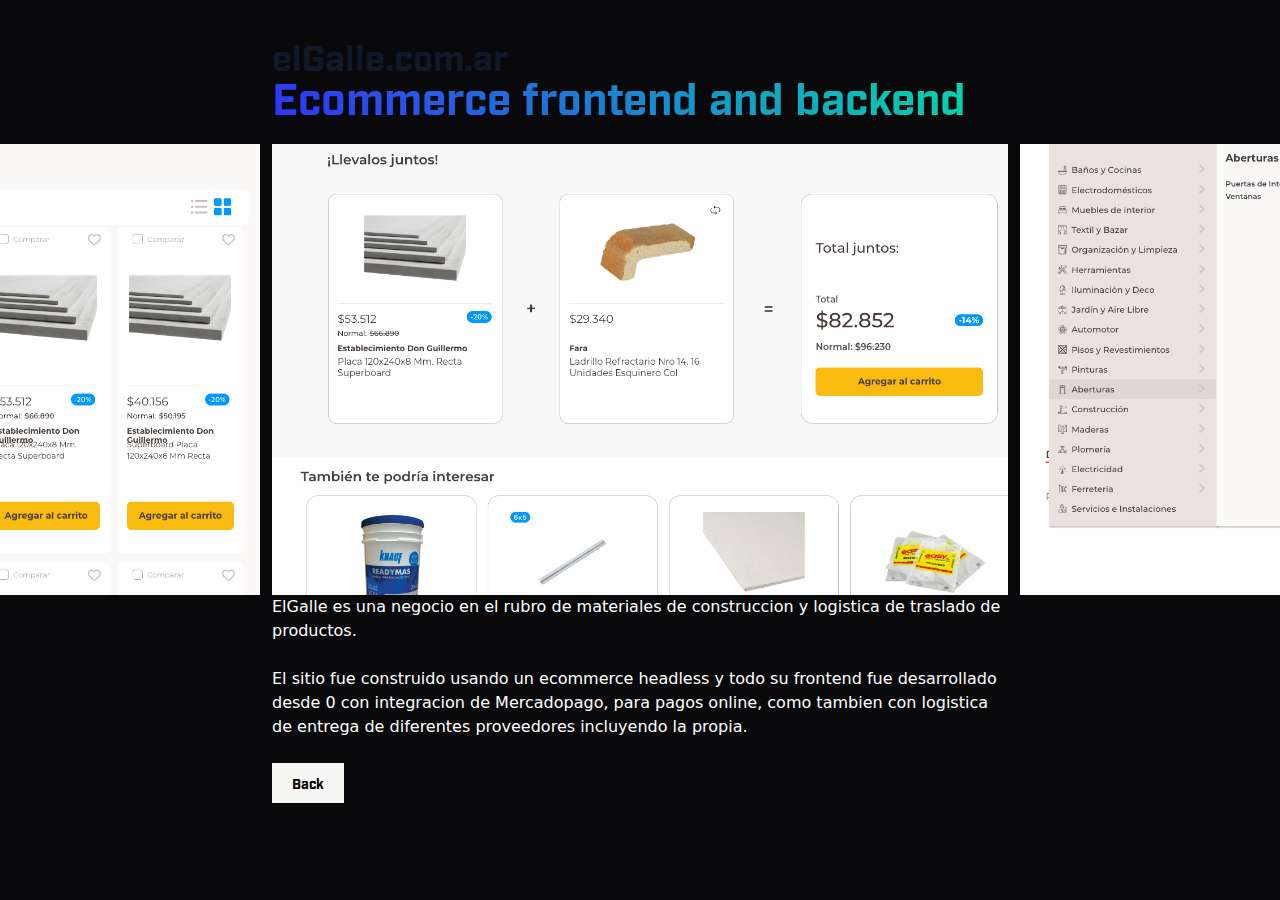
<file: anaren/index.html>
<!doctype html>
<html lang="en" class="bg-zinc-950">
  <head>
    <meta charset="UTF-8" />
    <meta name="description" content="Site description HERE" />
    <meta
      name="viewport"
      content="width=device-width, initial-scale=1, maximum-scale=1"
    />
    <link rel="icon" type="image/x-icon" href="favicon.ico" />
    <meta name="generator" content="Astro v4.6.0" />
    <title>Anaren</title>
    <!--OG tags -->
    <meta property="og:title" content="Developer Portfolio" />
    <meta property="og:type" content="website" />
    <meta property="og:url" content="https://www.something.com" />
    <meta property="og:description" content="Site description HERE" />
    <meta property="og:site_name" content="Developer Portfolio" />
    <!--Twitter -->
    <meta name="twitter:card" content="summary_large_image" />
    <meta name="twitter:site" content="" />
    <meta name="twitter:title" content="Developer Portfolio" />
    <meta name="twitter:description" content="Site description HERE" />
    <meta name="twitter:image" content="" />
    <link
      rel="preload"
      href="/IndustryBold.otf"
      as="font"
      type="font/otf"
      crossorigin
    />
    <link rel="stylesheet" href="/astro/anaren.BYcbBCcO.css" />
    <style>
      .sample[data-astro-cid-nz6v4ocv] {
        display: flex;
        justify-content: center;
        gap: 12px;
        cursor: auto;
      }
      @media (max-width: 768px) {
        .sample[data-astro-cid-nz6v4ocv] {
          display: flex;
          width: 55%;
          justify-content: left;
          flex-direction: row;
          gap: 12px;
        }
      }
    </style>
  </head>
  <body>
    <div class="max-w-screen-md m-auto p-4 my-4 antialiased">
      <h1
        class="mb-4 text-3xl font-extrabold leading-tight text-gray-900 lg:mb-6 lg:text-4xl dark:text-white"
      >
        elGalle.com.ar <br /><span class="text-gradient"
          >Ecommerce frontend and backend</span
        >
      </h1>
      <div class="sample" data-astro-cid-nz6v4ocv>
        <img
          loading="lazy"
          class="sample"
          src="../elgalle/elgalle1.png"
          alt="Anaren sample "
          data-astro-cid-nz6v4ocv
        /><img
          loading="lazy"
          class="sample"
          src="../elgalle/elgalle2.png"
          alt="Anaren sample "
          data-astro-cid-nz6v4ocv
        /><img
          loading="lazy"
          class="sample"
          src="../elgalle/elgalle3.png"
          alt="Anaren sample "
          data-astro-cid-nz6v4ocv
        />
      </div>
      <p class="lead text-white">
        ElGalle es una negocio en el rubro de materiales de construccion y
        logistica de traslado de productos.
        <br />
        <br />
      </p>
      <p class="text-white">
        El sitio fue construido usando un ecommerce headless y todo su frontend
        fue desarrollado desde 0 con integracion de Mercadopago, para pagos
        online, como tambien con logistica de entrega de diferentes proveedores
        incluyendo la propia.
      </p>
      <button
        onclick="window.history.back()"
        class="text-black bg-stone-100 hover:bg-stone-200 focus:ring-4 focus:ring-stone-300 font-medium text-sm px-5 py-2.5 mr-2 my-6 dark:hover:bg-stone-200 focus:outline-none dark:focus:ring-blue-600 industry focus:ring-4 focus:outline-none focus:ring-white-300"
      >
        Back
      </button>
    </div>
  </body>
</html>
</file>
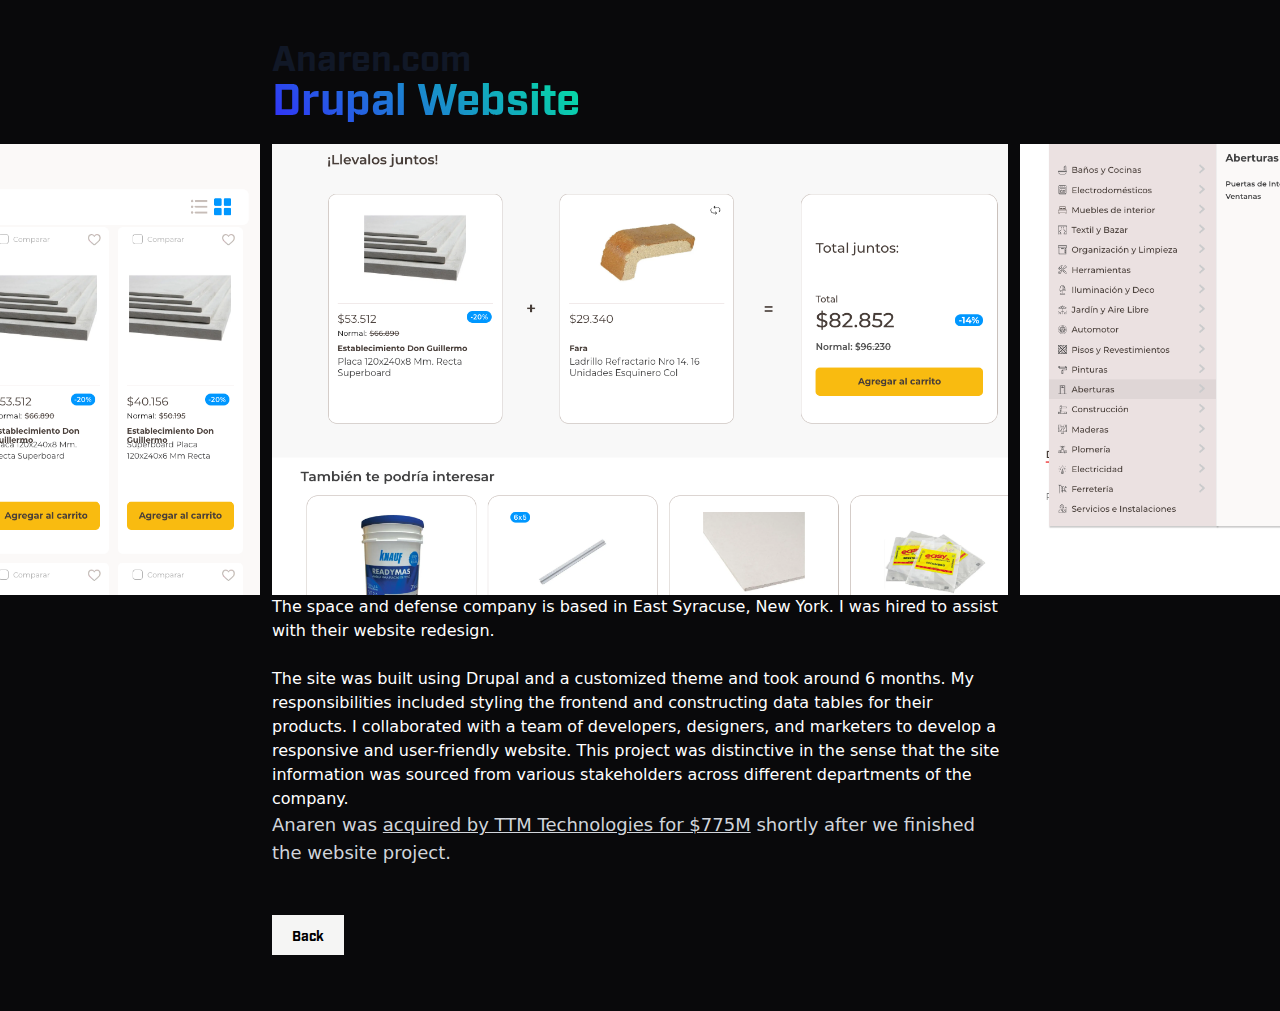
<file: blockchain-related/index.html>
<!DOCTYPE html><html lang="en" class="bg-zinc-950"> <head><meta charset="UTF-8"><meta name="description" content="Site description HERE"><meta name="viewport" content="width=device-width, initial-scale=1, maximum-scale=1"><link rel="icon" type="image/x-icon" href="favicon.ico"><meta name="generator" content="Astro v4.6.0"><title>Anaren</title><!--OG tags --><meta property="og:title" content="Developer Portfolio"><meta property="og:type" content="website"><meta property="og:url" content="https://www.something.com"><meta property="og:description" content="Site description HERE"><meta property="og:site_name" content="Developer Portfolio"><!--Twitter --><meta name="twitter:card" content="summary_large_image"><meta name="twitter:site" content=""><meta name="twitter:title" content="Developer Portfolio"><meta name="twitter:description" content="Site description HERE"><meta name="twitter:image" content=""><link rel="preload" href="/IndustryBold.otf" as="font" type="font/otf" crossorigin><link rel="stylesheet" href="/astro/blockchain-related.D9RarhTf.css">
<style>.sample[data-astro-cid-nz6v4ocv]{display:flex;justify-content:center;gap:12px;cursor:auto}@media (max-width: 768px){.sample[data-astro-cid-nz6v4ocv]{display:flex;width:55%;justify-content:left;flex-direction:row;gap:12px}}
</style></head> <body>  <div class="max-w-screen-md m-auto p-4 my-4 antialiased"> <h1 class="mb-4 text-3xl font-extrabold leading-tight text-gray-900 lg:mb-6 lg:text-4xl dark:text-white">
Anaren.com <br><span class="text-gradient">Drupal Website</span> </h1> <div class="sample" data-astro-cid-nz6v4ocv> <img loading="lazy" class="sample" src="../elgalle/elgalle1.png" alt="Anaren sample " data-astro-cid-nz6v4ocv><img loading="lazy" class="sample" src="../elgalle/elgalle2.png" alt="Anaren sample " data-astro-cid-nz6v4ocv><img loading="lazy" class="sample" src="../elgalle/elgalle3.png" alt="Anaren sample " data-astro-cid-nz6v4ocv> </div>  <p class="lead text-white">
The space and defense company is based in East Syracuse, New York. I was
        hired to assist with their website redesign.</p> <br> <p class="text-white">The site was built using
        Drupal and a customized theme and took around 6 months. My
        responsibilities included styling the frontend and constructing data
        tables for their products. I collaborated with a team of developers,
        designers, and marketers to develop a responsive and user-friendly
        website. This project was distinctive in the sense that the site
        information was sourced from various stakeholders across different
        departments of the company.</p> <p class="mb-6 text-gray-300 md:text-lg">
Anaren was <a href="https://www.microwavejournal.com/articles/30167-anaren-acquired-by-ttm-technologies-for-775m" target="_blank" class="underline inline">acquired by TTM Technologies for $775M</a> shortly after we finished the website project.
</p> <button onclick="window.history.back()" class="text-black bg-stone-100 hover:bg-stone-200 focus:ring-4 focus:ring-stone-300 font-medium text-sm px-5 py-2.5 mr-2 my-6 dark:hover:bg-stone-200 focus:outline-none dark:focus:ring-blue-600 industry focus:ring-4 focus:outline-none focus:ring-white-300">Back</button> </div>   </body> </html>
</file>
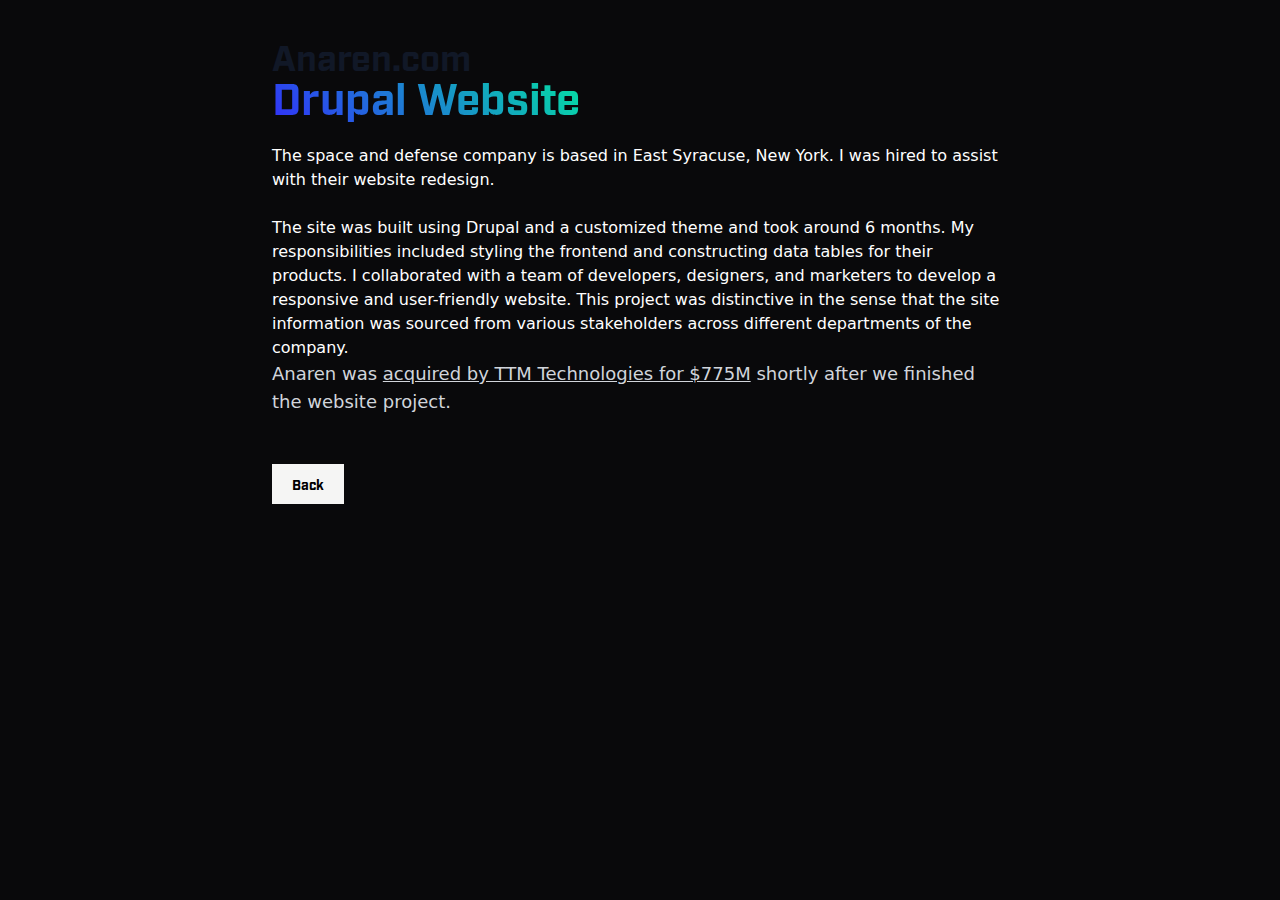
<file: javascript-related/index.html>
<!DOCTYPE html><html lang="en" class="bg-zinc-950"> <head><meta charset="UTF-8"><meta name="description" content="Site description HERE"><meta name="viewport" content="width=device-width, initial-scale=1, maximum-scale=1"><link rel="icon" type="image/x-icon" href="favicon.ico"><meta name="generator" content="Astro v4.6.0"><title>Anaren</title><!--OG tags --><meta property="og:title" content="Developer Portfolio"><meta property="og:type" content="website"><meta property="og:url" content="https://www.something.com"><meta property="og:description" content="Site description HERE"><meta property="og:site_name" content="Developer Portfolio"><!--Twitter --><meta name="twitter:card" content="summary_large_image"><meta name="twitter:site" content=""><meta name="twitter:title" content="Developer Portfolio"><meta name="twitter:description" content="Site description HERE"><meta name="twitter:image" content=""><link rel="preload" href="/IndustryBold.otf" as="font" type="font/otf" crossorigin><link rel="stylesheet" href="/astro/blockchain-related.D9RarhTf.css"></head> <body>  <div class="max-w-screen-md m-auto p-4 my-4 antialiased"> <h1 class="mb-4 text-3xl font-extrabold leading-tight text-gray-900 lg:mb-6 lg:text-4xl dark:text-white">
Anaren.com <br><span class="text-gradient">Drupal Website</span> </h1> <p class="lead text-white">
The space and defense company is based in East Syracuse, New York. I was
        hired to assist with their website redesign.</p> <br> <p class="text-white">The site was built using
        Drupal and a customized theme and took around 6 months. My
        responsibilities included styling the frontend and constructing data
        tables for their products. I collaborated with a team of developers,
        designers, and marketers to develop a responsive and user-friendly
        website. This project was distinctive in the sense that the site
        information was sourced from various stakeholders across different
        departments of the company.</p> <p class="mb-6 text-gray-300 md:text-lg">
Anaren was <a href="https://www.microwavejournal.com/articles/30167-anaren-acquired-by-ttm-technologies-for-775m" target="_blank" class="underline inline">acquired by TTM Technologies for $775M</a> shortly after we finished the website project.
</p> <button onclick="window.history.back()" class="text-black bg-stone-100 hover:bg-stone-200 focus:ring-4 focus:ring-stone-300 font-medium text-sm px-5 py-2.5 mr-2 my-6 dark:hover:bg-stone-200 focus:outline-none dark:focus:ring-blue-600 industry focus:ring-4 focus:outline-none focus:ring-white-300">Back</button> </div>   </body> </html>
</file>
<file: astro/blockchain-related.D9RarhTf.css>
*,:before,:after{box-sizing:border-box;border-width:0;border-style:solid;border-color:#e5e7eb}:before,:after{--tw-content: ""}html,:host{line-height:1.5;-webkit-text-size-adjust:100%;-moz-tab-size:4;-o-tab-size:4;tab-size:4;font-family:IndustryBlack,Inter,ui-sans-serif,system-ui,-apple-system,system-ui,Segoe UI,Roboto,Helvetica Neue,Arial,Noto Sans,sans-serif,Apple Color Emoji,Segoe UI Emoji,Segoe UI Symbol,Noto Color Emoji;font-feature-settings:normal;font-variation-settings:normal;-webkit-tap-highlight-color:transparent}body{margin:0;line-height:inherit}hr{height:0;color:inherit;border-top-width:1px}abbr:where([title]){-webkit-text-decoration:underline dotted;text-decoration:underline dotted}h1,h2,h3,h4,h5,h6{font-size:inherit;font-weight:inherit}a{color:inherit;text-decoration:inherit}b,strong{font-weight:bolder}code,kbd,samp,pre{font-family:ui-monospace,SFMono-Regular,Menlo,Monaco,Consolas,Liberation Mono,Courier New,monospace;font-feature-settings:normal;font-variation-settings:normal;font-size:1em}small{font-size:80%}sub,sup{font-size:75%;line-height:0;position:relative;vertical-align:baseline}sub{bottom:-.25em}sup{top:-.5em}table{text-indent:0;border-color:inherit;border-collapse:collapse}button,input,optgroup,select,textarea{font-family:inherit;font-feature-settings:inherit;font-variation-settings:inherit;font-size:100%;font-weight:inherit;line-height:inherit;letter-spacing:inherit;color:inherit;margin:0;padding:0}button,select{text-transform:none}button,input:where([type=button]),input:where([type=reset]),input:where([type=submit]){-webkit-appearance:button;background-color:transparent;background-image:none}:-moz-focusring{outline:auto}:-moz-ui-invalid{box-shadow:none}progress{vertical-align:baseline}::-webkit-inner-spin-button,::-webkit-outer-spin-button{height:auto}[type=search]{-webkit-appearance:textfield;outline-offset:-2px}::-webkit-search-decoration{-webkit-appearance:none}::-webkit-file-upload-button{-webkit-appearance:button;font:inherit}summary{display:list-item}blockquote,dl,dd,h1,h2,h3,h4,h5,h6,hr,figure,p,pre{margin:0}fieldset{margin:0;padding:0}legend{padding:0}ol,ul,menu{list-style:none;margin:0;padding:0}dialog{padding:0}textarea{resize:vertical}input::-moz-placeholder,textarea::-moz-placeholder{opacity:1;color:#9ca3af}input::placeholder,textarea::placeholder{opacity:1;color:#9ca3af}button,[role=button]{cursor:pointer}:disabled{cursor:default}img,svg,video,canvas,audio,iframe,embed,object{display:block;vertical-align:middle}img,video{max-width:100%;height:auto}[hidden]{display:none}*,:before,:after{--tw-border-spacing-x: 0;--tw-border-spacing-y: 0;--tw-translate-x: 0;--tw-translate-y: 0;--tw-rotate: 0;--tw-skew-x: 0;--tw-skew-y: 0;--tw-scale-x: 1;--tw-scale-y: 1;--tw-pan-x: ;--tw-pan-y: ;--tw-pinch-zoom: ;--tw-scroll-snap-strictness: proximity;--tw-gradient-from-position: ;--tw-gradient-via-position: ;--tw-gradient-to-position: ;--tw-ordinal: ;--tw-slashed-zero: ;--tw-numeric-figure: ;--tw-numeric-spacing: ;--tw-numeric-fraction: ;--tw-ring-inset: ;--tw-ring-offset-width: 0px;--tw-ring-offset-color: #fff;--tw-ring-color: rgb(59 130 246 / .5);--tw-ring-offset-shadow: 0 0 #0000;--tw-ring-shadow: 0 0 #0000;--tw-shadow: 0 0 #0000;--tw-shadow-colored: 0 0 #0000;--tw-blur: ;--tw-brightness: ;--tw-contrast: ;--tw-grayscale: ;--tw-hue-rotate: ;--tw-invert: ;--tw-saturate: ;--tw-sepia: ;--tw-drop-shadow: ;--tw-backdrop-blur: ;--tw-backdrop-brightness: ;--tw-backdrop-contrast: ;--tw-backdrop-grayscale: ;--tw-backdrop-hue-rotate: ;--tw-backdrop-invert: ;--tw-backdrop-opacity: ;--tw-backdrop-saturate: ;--tw-backdrop-sepia: ;--tw-contain-size: ;--tw-contain-layout: ;--tw-contain-paint: ;--tw-contain-style: }::backdrop{--tw-border-spacing-x: 0;--tw-border-spacing-y: 0;--tw-translate-x: 0;--tw-translate-y: 0;--tw-rotate: 0;--tw-skew-x: 0;--tw-skew-y: 0;--tw-scale-x: 1;--tw-scale-y: 1;--tw-pan-x: ;--tw-pan-y: ;--tw-pinch-zoom: ;--tw-scroll-snap-strictness: proximity;--tw-gradient-from-position: ;--tw-gradient-via-position: ;--tw-gradient-to-position: ;--tw-ordinal: ;--tw-slashed-zero: ;--tw-numeric-figure: ;--tw-numeric-spacing: ;--tw-numeric-fraction: ;--tw-ring-inset: ;--tw-ring-offset-width: 0px;--tw-ring-offset-color: #fff;--tw-ring-color: rgb(59 130 246 / .5);--tw-ring-offset-shadow: 0 0 #0000;--tw-ring-shadow: 0 0 #0000;--tw-shadow: 0 0 #0000;--tw-shadow-colored: 0 0 #0000;--tw-blur: ;--tw-brightness: ;--tw-contrast: ;--tw-grayscale: ;--tw-hue-rotate: ;--tw-invert: ;--tw-saturate: ;--tw-sepia: ;--tw-drop-shadow: ;--tw-backdrop-blur: ;--tw-backdrop-brightness: ;--tw-backdrop-contrast: ;--tw-backdrop-grayscale: ;--tw-backdrop-hue-rotate: ;--tw-backdrop-invert: ;--tw-backdrop-opacity: ;--tw-backdrop-saturate: ;--tw-backdrop-sepia: ;--tw-contain-size: ;--tw-contain-layout: ;--tw-contain-paint: ;--tw-contain-style: }.container{width:100%}@media (min-width: 640px){.container{max-width:640px}}@media (min-width: 768px){.container{max-width:768px}}@media (min-width: 1024px){.container{max-width:1024px}}@media (min-width: 1280px){.container{max-width:1280px}}@media (min-width: 1536px){.container{max-width:1536px}}.sr-only{position:absolute;width:1px;height:1px;padding:0;margin:-1px;overflow:hidden;clip:rect(0,0,0,0);white-space:nowrap;border-width:0}.pointer-events-none{pointer-events:none}.absolute{position:absolute}.relative{position:relative}.inset-0{inset:0}.-bottom-1{bottom:-.25rem}.-left-1{left:-.25rem}.-right-1{right:-.25rem}.-top-1{top:-.25rem}.z-10{z-index:10}.m-0{margin:0}.m-auto{margin:auto}.mx-auto{margin-left:auto;margin-right:auto}.my-16{margin-top:4rem;margin-bottom:4rem}.my-4{margin-top:1rem;margin-bottom:1rem}.my-6{margin-top:1.5rem;margin-bottom:1.5rem}.my-8{margin-top:2rem;margin-bottom:2rem}.mb-12{margin-bottom:3rem}.mb-16{margin-bottom:4rem}.mb-2{margin-bottom:.5rem}.mb-4{margin-bottom:1rem}.mb-6{margin-bottom:1.5rem}.mb-8{margin-bottom:2rem}.mr-2{margin-right:.5rem}.ms-2{margin-inline-start:.5rem}.mt-4{margin-top:1rem}.mt-6{margin-top:1.5rem}.block{display:block}.inline{display:inline}.flex{display:flex}.inline-flex{display:inline-flex}.grid{display:grid}.contents{display:contents}.hidden{display:none}.aspect-square{aspect-ratio:1 / 1}.h-12{height:3rem}.h-14{height:3.5rem}.h-20{height:5rem}.h-3{height:.75rem}.h-3\.5{height:.875rem}.h-6{height:1.5rem}.h-\[450px\]{height:450px}.h-full{height:100%}.w-12{width:3rem}.w-14{width:3.5rem}.w-20{width:5rem}.w-3{width:.75rem}.w-3\.5{width:.875rem}.w-6{width:1.5rem}.w-\[300px\]{width:300px}.w-full{width:100%}.max-w-full{max-width:100%}.max-w-screen-md{max-width:768px}.max-w-screen-sm{max-width:640px}.max-w-screen-xl{max-width:1280px}.flex-shrink-0{flex-shrink:0}.transform{transform:translate(var(--tw-translate-x),var(--tw-translate-y)) rotate(var(--tw-rotate)) skew(var(--tw-skew-x)) skewY(var(--tw-skew-y)) scaleX(var(--tw-scale-x)) scaleY(var(--tw-scale-y))}@keyframes skew-scroll{0%{transform:rotatex(13deg) rotate(-13deg) skew(13deg) translateZ(0) translateY(110%)}95%{opacity:1}to{transform:rotatex(13deg) rotate(-13deg) skew(13deg) translateZ(0) translateY(-430%);opacity:0}}.animate-skew-scroll{animation:skew-scroll 24s linear infinite}.cursor-pointer{cursor:pointer}.grid-cols-1{grid-template-columns:repeat(1,minmax(0,1fr))}.grid-cols-5{grid-template-columns:repeat(5,minmax(0,1fr))}.flex-col{flex-direction:column}.items-center{align-items:center}.justify-center{justify-content:center}.gap-3{gap:.75rem}.gap-4{gap:1rem}.gap-5{gap:1.25rem}.gap-x-4{-moz-column-gap:1rem;column-gap:1rem}.gap-y-3{row-gap:.75rem}.space-x-2>:not([hidden])~:not([hidden]){--tw-space-x-reverse: 0;margin-right:calc(.5rem * var(--tw-space-x-reverse));margin-left:calc(.5rem * calc(1 - var(--tw-space-x-reverse)))}.space-y-8>:not([hidden])~:not([hidden]){--tw-space-y-reverse: 0;margin-top:calc(2rem * calc(1 - var(--tw-space-y-reverse)));margin-bottom:calc(2rem * var(--tw-space-y-reverse))}.overflow-hidden{overflow:hidden}.border{border-width:1px}.border-2{border-width:2px}.border-black{--tw-border-opacity: 1;border-color:rgb(0 0 0 / var(--tw-border-opacity))}.border-gray-300{--tw-border-opacity: 1;border-color:rgb(209 213 219 / var(--tw-border-opacity))}.border-gray-700{--tw-border-opacity: 1;border-color:rgb(55 65 81 / var(--tw-border-opacity))}.border-zinc-900{--tw-border-opacity: 1;border-color:rgb(24 24 27 / var(--tw-border-opacity))}.bg-black{--tw-bg-opacity: 1;background-color:rgb(0 0 0 / var(--tw-bg-opacity))}.bg-primary-950{--tw-bg-opacity: 1;background-color:rgb(26 26 26 / var(--tw-bg-opacity))}.bg-stone-100{--tw-bg-opacity: 1;background-color:rgb(245 245 244 / var(--tw-bg-opacity))}.bg-zinc-800{--tw-bg-opacity: 1;background-color:rgb(39 39 42 / var(--tw-bg-opacity))}.bg-zinc-900{--tw-bg-opacity: 1;background-color:rgb(24 24 27 / var(--tw-bg-opacity))}.bg-zinc-950{--tw-bg-opacity: 1;background-color:rgb(9 9 11 / var(--tw-bg-opacity))}.bg-gradient-to-b{background-image:linear-gradient(to bottom,var(--tw-gradient-stops))}.bg-gradient-to-l{background-image:linear-gradient(to left,var(--tw-gradient-stops))}.bg-gradient-to-r{background-image:linear-gradient(to right,var(--tw-gradient-stops))}.bg-gradient-to-t{background-image:linear-gradient(to top,var(--tw-gradient-stops))}.from-zinc-950{--tw-gradient-from: #09090b var(--tw-gradient-from-position);--tw-gradient-to: rgb(9 9 11 / 0) var(--tw-gradient-to-position);--tw-gradient-stops: var(--tw-gradient-from), var(--tw-gradient-to)}.to-transparent{--tw-gradient-to: transparent var(--tw-gradient-to-position)}.p-2{padding:.5rem}.p-2\.5{padding:.625rem}.p-4{padding:1rem}.p-5{padding:1.25rem}.px-4{padding-left:1rem;padding-right:1rem}.px-5{padding-left:1.25rem;padding-right:1.25rem}.py-2{padding-top:.5rem;padding-bottom:.5rem}.py-2\.5{padding-top:.625rem;padding-bottom:.625rem}.py-8{padding-top:2rem;padding-bottom:2rem}.text-2xl{font-size:1.5rem;line-height:2rem}.text-3xl{font-size:1.875rem;line-height:2.25rem}.text-4xl{font-size:2.25rem;line-height:2.5rem}.text-lg{font-size:1.125rem;line-height:1.75rem}.text-sm{font-size:.875rem;line-height:1.25rem}.text-xl{font-size:1.25rem;line-height:1.75rem}.font-bold{font-weight:700}.font-extrabold{font-weight:800}.font-light{font-weight:300}.font-medium{font-weight:500}.font-semibold{font-weight:600}.leading-6{line-height:1.5rem}.leading-tight{line-height:1.25}.tracking-tight{letter-spacing:-.025em}.text-black{--tw-text-opacity: 1;color:rgb(0 0 0 / var(--tw-text-opacity))}.text-gray-300{--tw-text-opacity: 1;color:rgb(209 213 219 / var(--tw-text-opacity))}.text-gray-900{--tw-text-opacity: 1;color:rgb(17 24 39 / var(--tw-text-opacity))}.text-white{--tw-text-opacity: 1;color:rgb(255 255 255 / var(--tw-text-opacity))}.text-zinc-500{--tw-text-opacity: 1;color:rgb(113 113 122 / var(--tw-text-opacity))}.underline{text-decoration-line:underline}.antialiased{-webkit-font-smoothing:antialiased;-moz-osx-font-smoothing:grayscale}.shadow-md{--tw-shadow: 0 4px 6px -1px rgb(0 0 0 / .1), 0 2px 4px -2px rgb(0 0 0 / .1);--tw-shadow-colored: 0 4px 6px -1px var(--tw-shadow-color), 0 2px 4px -2px var(--tw-shadow-color);box-shadow:var(--tw-ring-offset-shadow, 0 0 #0000),var(--tw-ring-shadow, 0 0 #0000),var(--tw-shadow)}.shadow-sm{--tw-shadow: 0 1px 2px 0 rgb(0 0 0 / .05);--tw-shadow-colored: 0 1px 2px 0 var(--tw-shadow-color);box-shadow:var(--tw-ring-offset-shadow, 0 0 #0000),var(--tw-ring-shadow, 0 0 #0000),var(--tw-shadow)}.shadow-xl{--tw-shadow: 0 20px 25px -5px rgb(0 0 0 / .1), 0 8px 10px -6px rgb(0 0 0 / .1);--tw-shadow-colored: 0 20px 25px -5px var(--tw-shadow-color), 0 8px 10px -6px var(--tw-shadow-color);box-shadow:var(--tw-ring-offset-shadow, 0 0 #0000),var(--tw-ring-shadow, 0 0 #0000),var(--tw-shadow)}.transition{transition-property:color,background-color,border-color,text-decoration-color,fill,stroke,opacity,box-shadow,transform,filter,-webkit-backdrop-filter;transition-property:color,background-color,border-color,text-decoration-color,fill,stroke,opacity,box-shadow,transform,filter,backdrop-filter;transition-property:color,background-color,border-color,text-decoration-color,fill,stroke,opacity,box-shadow,transform,filter,backdrop-filter,-webkit-backdrop-filter;transition-timing-function:cubic-bezier(.4,0,.2,1);transition-duration:.15s}.transition-all{transition-property:all;transition-timing-function:cubic-bezier(.4,0,.2,1);transition-duration:.15s}.duration-300{transition-duration:.3s}.hover\:-translate-y-1:hover{--tw-translate-y: -.25rem;transform:translate(var(--tw-translate-x),var(--tw-translate-y)) rotate(var(--tw-rotate)) skew(var(--tw-skew-x)) skewY(var(--tw-skew-y)) scaleX(var(--tw-scale-x)) scaleY(var(--tw-scale-y))}.hover\:translate-x-1:hover{--tw-translate-x: .25rem;transform:translate(var(--tw-translate-x),var(--tw-translate-y)) rotate(var(--tw-rotate)) skew(var(--tw-skew-x)) skewY(var(--tw-skew-y)) scaleX(var(--tw-scale-x)) scaleY(var(--tw-scale-y))}.hover\:scale-\[1\.025\]:hover{--tw-scale-x: 1.025;--tw-scale-y: 1.025;transform:translate(var(--tw-translate-x),var(--tw-translate-y)) rotate(var(--tw-rotate)) skew(var(--tw-skew-x)) skewY(var(--tw-skew-y)) scaleX(var(--tw-scale-x)) scaleY(var(--tw-scale-y))}.hover\:bg-stone-200:hover{--tw-bg-opacity: 1;background-color:rgb(231 229 228 / var(--tw-bg-opacity))}.hover\:bg-zinc-800:hover{--tw-bg-opacity: 1;background-color:rgb(39 39 42 / var(--tw-bg-opacity))}.hover\:shadow-xl:hover{--tw-shadow: 0 20px 25px -5px rgb(0 0 0 / .1), 0 8px 10px -6px rgb(0 0 0 / .1);--tw-shadow-colored: 0 20px 25px -5px var(--tw-shadow-color), 0 8px 10px -6px var(--tw-shadow-color);box-shadow:var(--tw-ring-offset-shadow, 0 0 #0000),var(--tw-ring-shadow, 0 0 #0000),var(--tw-shadow)}.focus\:outline-none:focus{outline:2px solid transparent;outline-offset:2px}.focus\:ring-4:focus{--tw-ring-offset-shadow: var(--tw-ring-inset) 0 0 0 var(--tw-ring-offset-width) var(--tw-ring-offset-color);--tw-ring-shadow: var(--tw-ring-inset) 0 0 0 calc(4px + var(--tw-ring-offset-width)) var(--tw-ring-color);box-shadow:var(--tw-ring-offset-shadow),var(--tw-ring-shadow),var(--tw-shadow, 0 0 #0000)}.focus\:ring-blue-300:focus{--tw-ring-opacity: 1;--tw-ring-color: rgb(147 197 253 / var(--tw-ring-opacity))}.focus\:ring-blue-600:focus{--tw-ring-opacity: 1;--tw-ring-color: rgb(37 99 235 / var(--tw-ring-opacity))}.focus\:ring-stone-300:focus{--tw-ring-opacity: 1;--tw-ring-color: rgb(214 211 209 / var(--tw-ring-opacity))}.group:hover .group-hover\:scale-125{--tw-scale-x: 1.25;--tw-scale-y: 1.25;transform:translate(var(--tw-translate-x),var(--tw-translate-y)) rotate(var(--tw-rotate)) skew(var(--tw-skew-x)) skewY(var(--tw-skew-y)) scaleX(var(--tw-scale-x)) scaleY(var(--tw-scale-y))}@media (min-width: 640px){.sm\:col-span-2{grid-column:span 2 / span 2}.sm\:w-\[750px\]{width:750px}.sm\:grid-cols-2{grid-template-columns:repeat(2,minmax(0,1fr))}.sm\:py-16{padding-top:4rem;padding-bottom:4rem}}@media (min-width: 768px){.md\:max-w-xs{max-width:20rem}.md\:grid-cols-3{grid-template-columns:repeat(3,minmax(0,1fr))}.md\:grid-cols-8{grid-template-columns:repeat(8,minmax(0,1fr))}.md\:text-lg{font-size:1.125rem;line-height:1.75rem}}@media (min-width: 1024px){.lg\:mb-6{margin-bottom:1.5rem}.lg\:max-w-none{max-width:none}.lg\:grid-cols-5{grid-template-columns:repeat(5,minmax(0,1fr))}.lg\:px-6{padding-left:1.5rem;padding-right:1.5rem}.lg\:py-16{padding-top:4rem;padding-bottom:4rem}.lg\:text-4xl{font-size:2.25rem;line-height:2.5rem}.lg\:text-xl{font-size:1.25rem;line-height:1.75rem}}.rtl\:rotate-180:where([dir=rtl],[dir=rtl] *){--tw-rotate: 180deg;transform:translate(var(--tw-translate-x),var(--tw-translate-y)) rotate(var(--tw-rotate)) skew(var(--tw-skew-x)) skewY(var(--tw-skew-y)) scaleX(var(--tw-scale-x)) scaleY(var(--tw-scale-y))}@media (prefers-color-scheme: dark){.dark\:border-black{--tw-border-opacity: 1;border-color:rgb(0 0 0 / var(--tw-border-opacity))}.dark\:text-white{--tw-text-opacity: 1;color:rgb(255 255 255 / var(--tw-text-opacity))}.dark\:text-zinc-400{--tw-text-opacity: 1;color:rgb(161 161 170 / var(--tw-text-opacity))}.dark\:placeholder-gray-400::-moz-placeholder{--tw-placeholder-opacity: 1;color:rgb(156 163 175 / var(--tw-placeholder-opacity))}.dark\:placeholder-gray-400::placeholder{--tw-placeholder-opacity: 1;color:rgb(156 163 175 / var(--tw-placeholder-opacity))}.dark\:ring-white\/10{--tw-ring-color: rgb(255 255 255 / .1)}.dark\:hover\:bg-stone-200:hover{--tw-bg-opacity: 1;background-color:rgb(231 229 228 / var(--tw-bg-opacity))}.dark\:hover\:ring-white\/20:hover{--tw-ring-color: rgb(255 255 255 / .2)}.dark\:focus\:ring-blue-600:focus{--tw-ring-opacity: 1;--tw-ring-color: rgb(37 99 235 / var(--tw-ring-opacity))}.dark\:focus\:ring-stone-800:focus{--tw-ring-opacity: 1;--tw-ring-color: rgb(41 37 36 / var(--tw-ring-opacity))}}:root{--font-mono: Menlo, Monaco, Lucida Console, Liberation Mono, DejaVu Sans Mono, Bitstream Vera Sans Mono, Courier New, monospace;--accent: 124, 204, 250;--accent-light: 0, 240, 155;--accent-dark: 49, 49, 249;--accent-gradient: linear-gradient( 45deg, rgb(var(--accent-dark)), rgb(var(--accent-light)) 30%, white 60% )}input{border-radius:0}input[type=search]{-webkit-appearance:none}main{max-width:calc(100% - 2rem);color:#fff;width:1100px;margin:0 auto;line-height:1.6}.container{width:1100px;padding:1rem;margin:auto}.text-gradient{background-image:var(--accent-gradient);-webkit-background-clip:text;-webkit-text-fill-color:transparent;background-size:400%;background-position:0%;font-size:2.75rem}html{font-family:system-ui,sans-serif;background-size:224px}code{font-family:Menlo,Monaco,Lucida Console,Liberation Mono,DejaVu Sans Mono,Bitstream Vera Sans Mono,Courier New,monospace}header{max-width:100%;height:auto}main{color:#fff;line-height:1.6}video{max-width:100%}body{margin:0}h1{margin-top:.25rem}.text-center{text-align:center}.spinner{display:block;animation:fadeout 1s}.card{display:none}#dotone{animation:blink 1s infinite}#dottwo{animation:blink 1s infinite;animation-delay:.25s}#dotthree{animation:blink 1s infinite;animation-delay:.5s}@keyframes blink{0%{opacity:0}50%{opacity:1}to{opacity:0}}@keyframes fadein{0%{opacity:0}to{opacity:1}}@keyframe fadeout{from {opacity: 1;} to {opacity: 0;}}main{animation:fadein 2s}@font-face{font-family:IndustryBlack;src:url(/IndustryBold.otf) format("opentype");font-weight:700;font-style:normal;font-display:swap}h1,h2,h3,.industry{font-family:IndustryBlack,sans-serif!important}@keyframes fadein{0% {opacity: 0;},50% {opacity: 0;} to {opacity: 1;}}
</file>
<file: astro/index.gAVUxmrc.css>
.link-card[data-astro-cid-dohjnao5]{list-style:none;display:flex}.link-card[data-astro-cid-dohjnao5]>div[data-astro-cid-dohjnao5]{width:100%;text-decoration:none;line-height:1.25;border-radius:8px 8px 0 0;color:#fff;opacity:1}h2[data-astro-cid-dohjnao5]{margin:0;font-size:1.25rem;transition:color .6s cubic-bezier(.22,1,.36,1);font-family:IndustryBlack,sans-serif!important}p[data-astro-cid-dohjnao5]{margin-top:.5rem;margin-bottom:0}.link-card[data-astro-cid-dohjnao5]:is(:hover,:focus-within){background-position:0}.projects-column[data-astro-cid-dohjnao5]{display:grid;grid-template-columns:1.25fr .75fr;grid-gap:1rem}.tags[data-astro-cid-dohjnao5]{display:grid;grid-template-columns:1fr;grid-gap:1rem}.link-group[data-astro-cid-dohjnao5]{display:grid;grid-template-columns:1.25fr .75fr;grid-gap:1rem}@media (max-width: 600px){.projects-column[data-astro-cid-dohjnao5]{display:block;max-width:100%}.projects-column[data-astro-cid-dohjnao5]>div[data-astro-cid-dohjnao5]:nth-child(1){margin-bottom:1rem}}@keyframes astroFadeInOut{0%{opacity:1}to{opacity:0}}@keyframes astroFadeIn{0%{opacity:0}}@keyframes astroFadeOut{to{opacity:0}}@keyframes astroSlideFromRight{0%{transform:translate(100%)}}@keyframes astroSlideFromLeft{0%{transform:translate(-100%)}}@keyframes astroSlideToRight{to{transform:translate(100%)}}@keyframes astroSlideToLeft{to{transform:translate(-100%)}}@media (prefers-reduced-motion){::view-transition-group(*),::view-transition-old(*),::view-transition-new(*){animation:none!important}[data-astro-transition-scope]{animation:none!important}}.sr-only[data-astro-cid-yxtifmrq]{position:absolute;width:1px;height:1px;padding:0;margin:-1px;overflow:hidden;clip:rect(0,0,0,0);border:0}.el[data-astro-cid-yxtifmrq]{height:3em;width:3em;text-align:center;line-height:2em;-webkit-clip-path:polygon(100% 50%,100% 56.6%,100% 59.3%,100% 61.4%,99.9% 63.2%,99.9% 64.8%,99.9% 66.2%,99.8% 67.5%,99.8% 68.7%,99.7% 69.8%,99.6% 70.8%,99.5% 71.8%,99.5% 72.8%,99.4% 73.7%,99.3% 74.6%,99.1% 75.4%,99% 76.3%,98.9% 77%,98.8% 77.8%,98.6% 78.5%,98.5% 79.2%,98.3% 79.9%,98.1% 80.6%,98% 81.3%,97.8% 81.9%,97.6% 82.5%,97.4% 83.1%,97.2% 83.7%,97% 84.3%,96.8% 84.8%,96.5% 85.4%,96.3% 85.9%,96% 86.4%,95.8% 86.9%,95.5% 87.4%,95.3% 87.9%,95% 88.3%,94.7% 88.8%,94.4% 89.2%,94.1% 89.7%,93.8% 90.1%,93.4% 90.5%,93.1% 90.9%,92.8% 91.3%,92.4% 91.7%,92% 92%,91.7% 92.4%,91.3% 92.8%,90.9% 93.1%,90.5% 93.4%,90.1% 93.8%,89.7% 94.1%,89.2% 94.4%,88.8% 94.7%,88.3% 95%,87.9% 95.3%,87.4% 95.5%,86.9% 95.8%,86.4% 96%,85.9% 96.3%,85.4% 96.5%,84.8% 96.8%,84.3% 97%,83.7% 97.2%,83.1% 97.4%,82.5% 97.6%,81.9% 97.8%,81.3% 98%,80.6% 98.1%,79.9% 98.3%,79.2% 98.5%,78.5% 98.6%,77.8% 98.8%,77% 98.9%,76.3% 99%,75.4% 99.1%,74.6% 99.3%,73.7% 99.4%,72.8% 99.5%,71.8% 99.5%,70.8% 99.6%,69.8% 99.7%,68.7% 99.8%,67.5% 99.8%,66.2% 99.9%,64.8% 99.9%,63.2% 99.9%,61.4% 100%,59.3% 100%,56.6% 100%,50% 100%,43.4% 100%,40.7% 100%,38.6% 100%,36.8% 99.9%,35.2% 99.9%,33.8% 99.9%,32.5% 99.8%,31.3% 99.8%,30.2% 99.7%,29.2% 99.6%,28.2% 99.5%,27.2% 99.5%,26.3% 99.4%,25.4% 99.3%,24.6% 99.1%,23.7% 99%,23% 98.9%,22.2% 98.8%,21.5% 98.6%,20.8% 98.5%,20.1% 98.3%,19.4% 98.1%,18.7% 98%,18.1% 97.8%,17.5% 97.6%,16.9% 97.4%,16.3% 97.2%,15.7% 97%,15.2% 96.8%,14.6% 96.5%,14.1% 96.3%,13.6% 96%,13.1% 95.8%,12.6% 95.5%,12.1% 95.3%,11.7% 95%,11.2% 94.7%,10.8% 94.4%,10.3% 94.1%,9.9% 93.8%,9.5% 93.4%,9.1% 93.1%,8.7% 92.8%,8.3% 92.4%,8% 92%,7.6% 91.7%,7.2% 91.3%,6.9% 90.9%,6.6% 90.5%,6.2% 90.1%,5.9% 89.7%,5.6% 89.2%,5.3% 88.8%,5% 88.3%,4.7% 87.9%,4.5% 87.4%,4.2% 86.9%,4% 86.4%,3.7% 85.9%,3.5% 85.4%,3.2% 84.8%,3% 84.3%,2.8% 83.7%,2.6% 83.1%,2.4% 82.5%,2.2% 81.9%,2% 81.3%,1.9% 80.6%,1.7% 79.9%,1.5% 79.2%,1.4% 78.5%,1.2% 77.8%,1.1% 77%,1% 76.3%,.9% 75.4%,.7% 74.6%,.6% 73.7%,.5% 72.8%,.5% 71.8%,.4% 70.8%,.3% 69.8%,.2% 68.7%,.2% 67.5%,.1% 66.2%,.1% 64.8%,.1% 63.2%,0% 61.4%,0% 59.3%,0% 56.6%,0% 50%,0% 43.4%,0% 40.7%,0% 38.6%,.1% 36.8%,.1% 35.2%,.1% 33.8%,.2% 32.5%,.2% 31.3%,.3% 30.2%,.4% 29.2%,.5% 28.2%,.5% 27.2%,.6% 26.3%,.7% 25.4%,.9% 24.6%,1% 23.7%,1.1% 23%,1.2% 22.2%,1.4% 21.5%,1.5% 20.8%,1.7% 20.1%,1.9% 19.4%,2% 18.7%,2.2% 18.1%,2.4% 17.5%,2.6% 16.9%,2.8% 16.3%,3% 15.7%,3.2% 15.2%,3.5% 14.6%,3.7% 14.1%,4% 13.6%,4.2% 13.1%,4.5% 12.6%,4.7% 12.1%,5% 11.7%,5.3% 11.2%,5.6% 10.8%,5.9% 10.3%,6.2% 9.9%,6.6% 9.5%,6.9% 9.1%,7.2% 8.7%,7.6% 8.3%,8% 8%,8.3% 7.6%,8.7% 7.2%,9.1% 6.9%,9.5% 6.6%,9.9% 6.2%,10.3% 5.9%,10.8% 5.6%,11.2% 5.3%,11.7% 5%,12.1% 4.7%,12.6% 4.5%,13.1% 4.2%,13.6% 4%,14.1% 3.7%,14.6% 3.5%,15.2% 3.2%,15.7% 3%,16.3% 2.8%,16.9% 2.6%,17.5% 2.4%,18.1% 2.2%,18.7% 2%,19.4% 1.9%,20.1% 1.7%,20.8% 1.5%,21.5% 1.4%,22.2% 1.2%,23% 1.1%,23.7% 1%,24.6% .9%,25.4% .7%,26.3% .6%,27.2% .5%,28.2% .5%,29.2% .4%,30.2% .3%,31.3% .2%,32.5% .2%,33.8% .1%,35.2% .1%,36.8% .1%,38.6% 0%,40.7% 0%,43.4% 0%,50% 0%,56.6% 0%,59.3% 0%,61.4% 0%,63.2% .1%,64.8% .1%,66.2% .1%,67.5% .2%,68.7% .2%,69.8% .3%,70.8% .4%,71.8% .5%,72.8% .5%,73.7% .6%,74.6% .7%,75.4% .9%,76.3% 1%,77% 1.1%,77.8% 1.2%,78.5% 1.4%,79.2% 1.5%,79.9% 1.7%,80.6% 1.9%,81.3% 2%,81.9% 2.2%,82.5% 2.4%,83.1% 2.6%,83.7% 2.8%,84.3% 3%,84.8% 3.2%,85.4% 3.5%,85.9% 3.7%,86.4% 4%,86.9% 4.2%,87.4% 4.5%,87.9% 4.7%,88.3% 5%,88.8% 5.3%,89.2% 5.6%,89.7% 5.9%,90.1% 6.2%,90.5% 6.6%,90.9% 6.9%,91.3% 7.2%,91.7% 7.6%,92% 8%,92.4% 8.3%,92.8% 8.7%,93.1% 9.1%,93.4% 9.5%,93.8% 9.9%,94.1% 10.3%,94.4% 10.8%,94.7% 11.2%,95% 11.7%,95.3% 12.1%,95.5% 12.6%,95.8% 13.1%,96% 13.6%,96.3% 14.1%,96.5% 14.6%,96.8% 15.2%,97% 15.7%,97.2% 16.3%,97.4% 16.9%,97.6% 17.5%,97.8% 18.1%,98% 18.7%,98.1% 19.4%,98.3% 20.1%,98.5% 20.8%,98.6% 21.5%,98.8% 22.2%,98.9% 23%,99% 23.7%,99.1% 24.6%,99.3% 25.4%,99.4% 26.3%,99.5% 27.2%,99.5% 28.2%,99.6% 29.2%,99.7% 30.2%,99.8% 31.3%,99.8% 32.5%,99.9% 33.8%,99.9% 35.2%,99.9% 36.8%,100% 38.6%,100% 40.7%,100% 43.4%);clip-path:polygon(100% 50%,100% 56.6%,100% 59.3%,100% 61.4%,99.9% 63.2%,99.9% 64.8%,99.9% 66.2%,99.8% 67.5%,99.8% 68.7%,99.7% 69.8%,99.6% 70.8%,99.5% 71.8%,99.5% 72.8%,99.4% 73.7%,99.3% 74.6%,99.1% 75.4%,99% 76.3%,98.9% 77%,98.8% 77.8%,98.6% 78.5%,98.5% 79.2%,98.3% 79.9%,98.1% 80.6%,98% 81.3%,97.8% 81.9%,97.6% 82.5%,97.4% 83.1%,97.2% 83.7%,97% 84.3%,96.8% 84.8%,96.5% 85.4%,96.3% 85.9%,96% 86.4%,95.8% 86.9%,95.5% 87.4%,95.3% 87.9%,95% 88.3%,94.7% 88.8%,94.4% 89.2%,94.1% 89.7%,93.8% 90.1%,93.4% 90.5%,93.1% 90.9%,92.8% 91.3%,92.4% 91.7%,92% 92%,91.7% 92.4%,91.3% 92.8%,90.9% 93.1%,90.5% 93.4%,90.1% 93.8%,89.7% 94.1%,89.2% 94.4%,88.8% 94.7%,88.3% 95%,87.9% 95.3%,87.4% 95.5%,86.9% 95.8%,86.4% 96%,85.9% 96.3%,85.4% 96.5%,84.8% 96.8%,84.3% 97%,83.7% 97.2%,83.1% 97.4%,82.5% 97.6%,81.9% 97.8%,81.3% 98%,80.6% 98.1%,79.9% 98.3%,79.2% 98.5%,78.5% 98.6%,77.8% 98.8%,77% 98.9%,76.3% 99%,75.4% 99.1%,74.6% 99.3%,73.7% 99.4%,72.8% 99.5%,71.8% 99.5%,70.8% 99.6%,69.8% 99.7%,68.7% 99.8%,67.5% 99.8%,66.2% 99.9%,64.8% 99.9%,63.2% 99.9%,61.4% 100%,59.3% 100%,56.6% 100%,50% 100%,43.4% 100%,40.7% 100%,38.6% 100%,36.8% 99.9%,35.2% 99.9%,33.8% 99.9%,32.5% 99.8%,31.3% 99.8%,30.2% 99.7%,29.2% 99.6%,28.2% 99.5%,27.2% 99.5%,26.3% 99.4%,25.4% 99.3%,24.6% 99.1%,23.7% 99%,23% 98.9%,22.2% 98.8%,21.5% 98.6%,20.8% 98.5%,20.1% 98.3%,19.4% 98.1%,18.7% 98%,18.1% 97.8%,17.5% 97.6%,16.9% 97.4%,16.3% 97.2%,15.7% 97%,15.2% 96.8%,14.6% 96.5%,14.1% 96.3%,13.6% 96%,13.1% 95.8%,12.6% 95.5%,12.1% 95.3%,11.7% 95%,11.2% 94.7%,10.8% 94.4%,10.3% 94.1%,9.9% 93.8%,9.5% 93.4%,9.1% 93.1%,8.7% 92.8%,8.3% 92.4%,8% 92%,7.6% 91.7%,7.2% 91.3%,6.9% 90.9%,6.6% 90.5%,6.2% 90.1%,5.9% 89.7%,5.6% 89.2%,5.3% 88.8%,5% 88.3%,4.7% 87.9%,4.5% 87.4%,4.2% 86.9%,4% 86.4%,3.7% 85.9%,3.5% 85.4%,3.2% 84.8%,3% 84.3%,2.8% 83.7%,2.6% 83.1%,2.4% 82.5%,2.2% 81.9%,2% 81.3%,1.9% 80.6%,1.7% 79.9%,1.5% 79.2%,1.4% 78.5%,1.2% 77.8%,1.1% 77%,1% 76.3%,.9% 75.4%,.7% 74.6%,.6% 73.7%,.5% 72.8%,.5% 71.8%,.4% 70.8%,.3% 69.8%,.2% 68.7%,.2% 67.5%,.1% 66.2%,.1% 64.8%,.1% 63.2%,0% 61.4%,0% 59.3%,0% 56.6%,0% 50%,0% 43.4%,0% 40.7%,0% 38.6%,.1% 36.8%,.1% 35.2%,.1% 33.8%,.2% 32.5%,.2% 31.3%,.3% 30.2%,.4% 29.2%,.5% 28.2%,.5% 27.2%,.6% 26.3%,.7% 25.4%,.9% 24.6%,1% 23.7%,1.1% 23%,1.2% 22.2%,1.4% 21.5%,1.5% 20.8%,1.7% 20.1%,1.9% 19.4%,2% 18.7%,2.2% 18.1%,2.4% 17.5%,2.6% 16.9%,2.8% 16.3%,3% 15.7%,3.2% 15.2%,3.5% 14.6%,3.7% 14.1%,4% 13.6%,4.2% 13.1%,4.5% 12.6%,4.7% 12.1%,5% 11.7%,5.3% 11.2%,5.6% 10.8%,5.9% 10.3%,6.2% 9.9%,6.6% 9.5%,6.9% 9.1%,7.2% 8.7%,7.6% 8.3%,8% 8%,8.3% 7.6%,8.7% 7.2%,9.1% 6.9%,9.5% 6.6%,9.9% 6.2%,10.3% 5.9%,10.8% 5.6%,11.2% 5.3%,11.7% 5%,12.1% 4.7%,12.6% 4.5%,13.1% 4.2%,13.6% 4%,14.1% 3.7%,14.6% 3.5%,15.2% 3.2%,15.7% 3%,16.3% 2.8%,16.9% 2.6%,17.5% 2.4%,18.1% 2.2%,18.7% 2%,19.4% 1.9%,20.1% 1.7%,20.8% 1.5%,21.5% 1.4%,22.2% 1.2%,23% 1.1%,23.7% 1%,24.6% .9%,25.4% .7%,26.3% .6%,27.2% .5%,28.2% .5%,29.2% .4%,30.2% .3%,31.3% .2%,32.5% .2%,33.8% .1%,35.2% .1%,36.8% .1%,38.6% 0%,40.7% 0%,43.4% 0%,50% 0%,56.6% 0%,59.3% 0%,61.4% 0%,63.2% .1%,64.8% .1%,66.2% .1%,67.5% .2%,68.7% .2%,69.8% .3%,70.8% .4%,71.8% .5%,72.8% .5%,73.7% .6%,74.6% .7%,75.4% .9%,76.3% 1%,77% 1.1%,77.8% 1.2%,78.5% 1.4%,79.2% 1.5%,79.9% 1.7%,80.6% 1.9%,81.3% 2%,81.9% 2.2%,82.5% 2.4%,83.1% 2.6%,83.7% 2.8%,84.3% 3%,84.8% 3.2%,85.4% 3.5%,85.9% 3.7%,86.4% 4%,86.9% 4.2%,87.4% 4.5%,87.9% 4.7%,88.3% 5%,88.8% 5.3%,89.2% 5.6%,89.7% 5.9%,90.1% 6.2%,90.5% 6.6%,90.9% 6.9%,91.3% 7.2%,91.7% 7.6%,92% 8%,92.4% 8.3%,92.8% 8.7%,93.1% 9.1%,93.4% 9.5%,93.8% 9.9%,94.1% 10.3%,94.4% 10.8%,94.7% 11.2%,95% 11.7%,95.3% 12.1%,95.5% 12.6%,95.8% 13.1%,96% 13.6%,96.3% 14.1%,96.5% 14.6%,96.8% 15.2%,97% 15.7%,97.2% 16.3%,97.4% 16.9%,97.6% 17.5%,97.8% 18.1%,98% 18.7%,98.1% 19.4%,98.3% 20.1%,98.5% 20.8%,98.6% 21.5%,98.8% 22.2%,98.9% 23%,99% 23.7%,99.1% 24.6%,99.3% 25.4%,99.4% 26.3%,99.5% 27.2%,99.5% 28.2%,99.6% 29.2%,99.7% 30.2%,99.8% 31.3%,99.8% 32.5%,99.9% 33.8%,99.9% 35.2%,99.9% 36.8%,100% 38.6%,100% 40.7%,100% 43.4%)}@supports ((-webkit-mask-image: paint(smooth-corners)) or (mask-image: paint(smooth-corners))){.el[data-astro-cid-yxtifmrq].is-loaded{border-radius:0;-webkit-mask-image:paint(smooth-corners);mask-image:paint(smooth-corners);--smooth-corners: 4}}.heading-container[data-astro-cid-u4qoyrkz]{display:grid;grid-template-columns:1fr 1fr;grid-gap:1rem}.social-icons[data-astro-cid-u4qoyrkz]{display:flex;justify-content:flex-end;align-items:center}h1[data-astro-cid-u4qoyrkz]{font-family:IndustryBlack,sans-serif!important}@media (max-width: 768px){h1[data-astro-cid-u4qoyrkz]{margin-bottom:0}.heading-container[data-astro-cid-u4qoyrkz]{grid-template-columns:1fr}.social-icons[data-astro-cid-u4qoyrkz]{justify-content:left}}h2[data-astro-cid-4xty6sx2]{font-family:IndustryBlack,sans-serif!important}form[data-astro-cid-xmivup5a]{padding:20px 0}label[data-astro-cid-xmivup5a]{display:block}h2[data-astro-cid-xmivup5a]{font-family:IndustryBlack,sans-serif!important}main{margin:auto;padding:.75rem;width:1100px;max-width:100%;color:#fff;line-height:1.6}.project-image{max-width:100%!important;overflow:hidden}.video-wrapper{background:#111;padding:calc(1.5rem - 1px);line-height:1.4;border-radius:8px;margin-bottom:2rem}.project-column>div{max-width:100%;overflow:hidden}.projects-alt>li{gap:1rem!important}.astro-a{position:absolute;top:-32px;left:50%;transform:translate(-50%);width:220px;height:auto;z-index:-1}.text-gradient{background-image:var(--accent-gradient);-webkit-background-clip:text;-webkit-text-fill-color:transparent;background-size:400%;background-position:0%;font-size:2.75rem}.instructions{margin-bottom:2rem;border:1px solid rgba(var(--accent-light),25%);background:linear-gradient(rgba(var(--accent-dark),66%),rgba(var(--accent-dark),33%));padding:1.5rem;border-radius:8px}.instructions code{font-size:.8em;font-weight:700;background:rgba(var(--accent-light),12%);color:rgb(var(--accent-light));border-radius:4px;padding:.3em .4em}.instructions strong{color:rgb(var(--accent-light))}.link-card-grid{display:grid;gap:0;padding:0}.read-more{color:#fff}details{position:relative;top:-1px;margin-top:0;margin-bottom:1rem;padding:1rem;border-radius:0 0 8px 8px;max-width:900px}details>div{max-width:830px}summary:hover{cursor:pointer}
</file>
<file: astro/anaren.BYcbBCcO.css>
*,:before,:after{box-sizing:border-box;border-width:0;border-style:solid;border-color:#e5e7eb}:before,:after{--tw-content: ""}html,:host{line-height:1.5;-webkit-text-size-adjust:100%;-moz-tab-size:4;-o-tab-size:4;tab-size:4;font-family:IndustryBlack,Inter,ui-sans-serif,system-ui,-apple-system,system-ui,Segoe UI,Roboto,Helvetica Neue,Arial,Noto Sans,sans-serif,Apple Color Emoji,Segoe UI Emoji,Segoe UI Symbol,Noto Color Emoji;font-feature-settings:normal;font-variation-settings:normal;-webkit-tap-highlight-color:transparent}body{margin:0;line-height:inherit}hr{height:0;color:inherit;border-top-width:1px}abbr:where([title]){-webkit-text-decoration:underline dotted;text-decoration:underline dotted}h1,h2,h3,h4,h5,h6{font-size:inherit;font-weight:inherit}a{color:inherit;text-decoration:inherit}b,strong{font-weight:bolder}code,kbd,samp,pre{font-family:ui-monospace,SFMono-Regular,Menlo,Monaco,Consolas,Liberation Mono,Courier New,monospace;font-feature-settings:normal;font-variation-settings:normal;font-size:1em}small{font-size:80%}sub,sup{font-size:75%;line-height:0;position:relative;vertical-align:baseline}sub{bottom:-.25em}sup{top:-.5em}table{text-indent:0;border-color:inherit;border-collapse:collapse}button,input,optgroup,select,textarea{font-family:inherit;font-feature-settings:inherit;font-variation-settings:inherit;font-size:100%;font-weight:inherit;line-height:inherit;letter-spacing:inherit;color:inherit;margin:0;padding:0}button,select{text-transform:none}button,input:where([type=button]),input:where([type=reset]),input:where([type=submit]){-webkit-appearance:button;background-color:transparent;background-image:none}:-moz-focusring{outline:auto}:-moz-ui-invalid{box-shadow:none}progress{vertical-align:baseline}::-webkit-inner-spin-button,::-webkit-outer-spin-button{height:auto}[type=search]{-webkit-appearance:textfield;outline-offset:-2px}::-webkit-search-decoration{-webkit-appearance:none}::-webkit-file-upload-button{-webkit-appearance:button;font:inherit}summary{display:list-item}blockquote,dl,dd,h1,h2,h3,h4,h5,h6,hr,figure,p,pre{margin:0}fieldset{margin:0;padding:0}legend{padding:0}ol,ul,menu{list-style:none;margin:0;padding:0}dialog{padding:0}textarea{resize:vertical}input::-moz-placeholder,textarea::-moz-placeholder{opacity:1;color:#9ca3af}input::placeholder,textarea::placeholder{opacity:1;color:#9ca3af}button,[role=button]{cursor:pointer}:disabled{cursor:default}img,svg,video,canvas,audio,iframe,embed,object{display:block;vertical-align:middle}img,video{max-width:100%;height:auto}[hidden]{display:none}*,:before,:after{--tw-border-spacing-x: 0;--tw-border-spacing-y: 0;--tw-translate-x: 0;--tw-translate-y: 0;--tw-rotate: 0;--tw-skew-x: 0;--tw-skew-y: 0;--tw-scale-x: 1;--tw-scale-y: 1;--tw-pan-x: ;--tw-pan-y: ;--tw-pinch-zoom: ;--tw-scroll-snap-strictness: proximity;--tw-gradient-from-position: ;--tw-gradient-via-position: ;--tw-gradient-to-position: ;--tw-ordinal: ;--tw-slashed-zero: ;--tw-numeric-figure: ;--tw-numeric-spacing: ;--tw-numeric-fraction: ;--tw-ring-inset: ;--tw-ring-offset-width: 0px;--tw-ring-offset-color: #fff;--tw-ring-color: rgb(59 130 246 / .5);--tw-ring-offset-shadow: 0 0 #0000;--tw-ring-shadow: 0 0 #0000;--tw-shadow: 0 0 #0000;--tw-shadow-colored: 0 0 #0000;--tw-blur: ;--tw-brightness: ;--tw-contrast: ;--tw-grayscale: ;--tw-hue-rotate: ;--tw-invert: ;--tw-saturate: ;--tw-sepia: ;--tw-drop-shadow: ;--tw-backdrop-blur: ;--tw-backdrop-brightness: ;--tw-backdrop-contrast: ;--tw-backdrop-grayscale: ;--tw-backdrop-hue-rotate: ;--tw-backdrop-invert: ;--tw-backdrop-opacity: ;--tw-backdrop-saturate: ;--tw-backdrop-sepia: ;--tw-contain-size: ;--tw-contain-layout: ;--tw-contain-paint: ;--tw-contain-style: }::backdrop{--tw-border-spacing-x: 0;--tw-border-spacing-y: 0;--tw-translate-x: 0;--tw-translate-y: 0;--tw-rotate: 0;--tw-skew-x: 0;--tw-skew-y: 0;--tw-scale-x: 1;--tw-scale-y: 1;--tw-pan-x: ;--tw-pan-y: ;--tw-pinch-zoom: ;--tw-scroll-snap-strictness: proximity;--tw-gradient-from-position: ;--tw-gradient-via-position: ;--tw-gradient-to-position: ;--tw-ordinal: ;--tw-slashed-zero: ;--tw-numeric-figure: ;--tw-numeric-spacing: ;--tw-numeric-fraction: ;--tw-ring-inset: ;--tw-ring-offset-width: 0px;--tw-ring-offset-color: #fff;--tw-ring-color: rgb(59 130 246 / .5);--tw-ring-offset-shadow: 0 0 #0000;--tw-ring-shadow: 0 0 #0000;--tw-shadow: 0 0 #0000;--tw-shadow-colored: 0 0 #0000;--tw-blur: ;--tw-brightness: ;--tw-contrast: ;--tw-grayscale: ;--tw-hue-rotate: ;--tw-invert: ;--tw-saturate: ;--tw-sepia: ;--tw-drop-shadow: ;--tw-backdrop-blur: ;--tw-backdrop-brightness: ;--tw-backdrop-contrast: ;--tw-backdrop-grayscale: ;--tw-backdrop-hue-rotate: ;--tw-backdrop-invert: ;--tw-backdrop-opacity: ;--tw-backdrop-saturate: ;--tw-backdrop-sepia: ;--tw-contain-size: ;--tw-contain-layout: ;--tw-contain-paint: ;--tw-contain-style: }.container{width:100%}@media (min-width: 640px){.container{max-width:640px}}@media (min-width: 768px){.container{max-width:768px}}@media (min-width: 1024px){.container{max-width:1024px}}@media (min-width: 1280px){.container{max-width:1280px}}@media (min-width: 1536px){.container{max-width:1536px}}.sr-only{position:absolute;width:1px;height:1px;padding:0;margin:-1px;overflow:hidden;clip:rect(0,0,0,0);white-space:nowrap;border-width:0}.pointer-events-none{pointer-events:none}.absolute{position:absolute}.relative{position:relative}.inset-0{inset:0}.-bottom-1{bottom:-.25rem}.-left-1{left:-.25rem}.-right-1{right:-.25rem}.-top-1{top:-.25rem}.z-10{z-index:10}.m-0{margin:0}.m-auto{margin:auto}.mx-auto{margin-left:auto;margin-right:auto}.my-16{margin-top:4rem;margin-bottom:4rem}.my-4{margin-top:1rem;margin-bottom:1rem}.my-6{margin-top:1.5rem;margin-bottom:1.5rem}.my-8{margin-top:2rem;margin-bottom:2rem}.mb-12{margin-bottom:3rem}.mb-16{margin-bottom:4rem}.mb-2{margin-bottom:.5rem}.mb-4{margin-bottom:1rem}.mb-8{margin-bottom:2rem}.mr-2{margin-right:.5rem}.ms-2{margin-inline-start:.5rem}.mt-4{margin-top:1rem}.mt-6{margin-top:1.5rem}.block{display:block}.flex{display:flex}.inline-flex{display:inline-flex}.grid{display:grid}.contents{display:contents}.hidden{display:none}.aspect-square{aspect-ratio:1 / 1}.h-12{height:3rem}.h-14{height:3.5rem}.h-20{height:5rem}.h-3{height:.75rem}.h-3\.5{height:.875rem}.h-6{height:1.5rem}.h-\[450px\]{height:450px}.h-full{height:100%}.w-12{width:3rem}.w-14{width:3.5rem}.w-20{width:5rem}.w-3{width:.75rem}.w-3\.5{width:.875rem}.w-6{width:1.5rem}.w-\[300px\]{width:300px}.w-full{width:100%}.max-w-full{max-width:100%}.max-w-screen-md{max-width:768px}.max-w-screen-sm{max-width:640px}.max-w-screen-xl{max-width:1280px}.flex-shrink-0{flex-shrink:0}.transform{transform:translate(var(--tw-translate-x),var(--tw-translate-y)) rotate(var(--tw-rotate)) skew(var(--tw-skew-x)) skewY(var(--tw-skew-y)) scaleX(var(--tw-scale-x)) scaleY(var(--tw-scale-y))}@keyframes skew-scroll{0%{transform:rotatex(13deg) rotate(-13deg) skew(13deg) translateZ(0) translateY(110%)}95%{opacity:1}to{transform:rotatex(13deg) rotate(-13deg) skew(13deg) translateZ(0) translateY(-430%);opacity:0}}.animate-skew-scroll{animation:skew-scroll 24s linear infinite}.cursor-pointer{cursor:pointer}.grid-cols-1{grid-template-columns:repeat(1,minmax(0,1fr))}.grid-cols-5{grid-template-columns:repeat(5,minmax(0,1fr))}.flex-col{flex-direction:column}.items-center{align-items:center}.justify-center{justify-content:center}.gap-3{gap:.75rem}.gap-4{gap:1rem}.gap-5{gap:1.25rem}.gap-x-4{-moz-column-gap:1rem;column-gap:1rem}.gap-y-3{row-gap:.75rem}.space-x-2>:not([hidden])~:not([hidden]){--tw-space-x-reverse: 0;margin-right:calc(.5rem * var(--tw-space-x-reverse));margin-left:calc(.5rem * calc(1 - var(--tw-space-x-reverse)))}.space-y-8>:not([hidden])~:not([hidden]){--tw-space-y-reverse: 0;margin-top:calc(2rem * calc(1 - var(--tw-space-y-reverse)));margin-bottom:calc(2rem * var(--tw-space-y-reverse))}.overflow-hidden{overflow:hidden}.border{border-width:1px}.border-2{border-width:2px}.border-black{--tw-border-opacity: 1;border-color:rgb(0 0 0 / var(--tw-border-opacity))}.border-gray-300{--tw-border-opacity: 1;border-color:rgb(209 213 219 / var(--tw-border-opacity))}.border-gray-700{--tw-border-opacity: 1;border-color:rgb(55 65 81 / var(--tw-border-opacity))}.border-zinc-900{--tw-border-opacity: 1;border-color:rgb(24 24 27 / var(--tw-border-opacity))}.bg-black{--tw-bg-opacity: 1;background-color:rgb(0 0 0 / var(--tw-bg-opacity))}.bg-primary-950{--tw-bg-opacity: 1;background-color:rgb(26 26 26 / var(--tw-bg-opacity))}.bg-stone-100{--tw-bg-opacity: 1;background-color:rgb(245 245 244 / var(--tw-bg-opacity))}.bg-zinc-800{--tw-bg-opacity: 1;background-color:rgb(39 39 42 / var(--tw-bg-opacity))}.bg-zinc-900{--tw-bg-opacity: 1;background-color:rgb(24 24 27 / var(--tw-bg-opacity))}.bg-zinc-950{--tw-bg-opacity: 1;background-color:rgb(9 9 11 / var(--tw-bg-opacity))}.bg-gradient-to-b{background-image:linear-gradient(to bottom,var(--tw-gradient-stops))}.bg-gradient-to-l{background-image:linear-gradient(to left,var(--tw-gradient-stops))}.bg-gradient-to-r{background-image:linear-gradient(to right,var(--tw-gradient-stops))}.bg-gradient-to-t{background-image:linear-gradient(to top,var(--tw-gradient-stops))}.from-zinc-950{--tw-gradient-from: #09090b var(--tw-gradient-from-position);--tw-gradient-to: rgb(9 9 11 / 0) var(--tw-gradient-to-position);--tw-gradient-stops: var(--tw-gradient-from), var(--tw-gradient-to)}.to-transparent{--tw-gradient-to: transparent var(--tw-gradient-to-position)}.p-2{padding:.5rem}.p-2\.5{padding:.625rem}.p-4{padding:1rem}.p-5{padding:1.25rem}.px-4{padding-left:1rem;padding-right:1rem}.px-5{padding-left:1.25rem;padding-right:1.25rem}.py-2{padding-top:.5rem;padding-bottom:.5rem}.py-2\.5{padding-top:.625rem;padding-bottom:.625rem}.py-8{padding-top:2rem;padding-bottom:2rem}.text-2xl{font-size:1.5rem;line-height:2rem}.text-3xl{font-size:1.875rem;line-height:2.25rem}.text-4xl{font-size:2.25rem;line-height:2.5rem}.text-lg{font-size:1.125rem;line-height:1.75rem}.text-sm{font-size:.875rem;line-height:1.25rem}.text-xl{font-size:1.25rem;line-height:1.75rem}.font-bold{font-weight:700}.font-extrabold{font-weight:800}.font-light{font-weight:300}.font-medium{font-weight:500}.font-semibold{font-weight:600}.leading-6{line-height:1.5rem}.leading-tight{line-height:1.25}.tracking-tight{letter-spacing:-.025em}.text-black{--tw-text-opacity: 1;color:rgb(0 0 0 / var(--tw-text-opacity))}.text-gray-300{--tw-text-opacity: 1;color:rgb(209 213 219 / var(--tw-text-opacity))}.text-gray-900{--tw-text-opacity: 1;color:rgb(17 24 39 / var(--tw-text-opacity))}.text-white{--tw-text-opacity: 1;color:rgb(255 255 255 / var(--tw-text-opacity))}.text-zinc-500{--tw-text-opacity: 1;color:rgb(113 113 122 / var(--tw-text-opacity))}.underline{text-decoration-line:underline}.antialiased{-webkit-font-smoothing:antialiased;-moz-osx-font-smoothing:grayscale}.shadow-md{--tw-shadow: 0 4px 6px -1px rgb(0 0 0 / .1), 0 2px 4px -2px rgb(0 0 0 / .1);--tw-shadow-colored: 0 4px 6px -1px var(--tw-shadow-color), 0 2px 4px -2px var(--tw-shadow-color);box-shadow:var(--tw-ring-offset-shadow, 0 0 #0000),var(--tw-ring-shadow, 0 0 #0000),var(--tw-shadow)}.shadow-sm{--tw-shadow: 0 1px 2px 0 rgb(0 0 0 / .05);--tw-shadow-colored: 0 1px 2px 0 var(--tw-shadow-color);box-shadow:var(--tw-ring-offset-shadow, 0 0 #0000),var(--tw-ring-shadow, 0 0 #0000),var(--tw-shadow)}.shadow-xl{--tw-shadow: 0 20px 25px -5px rgb(0 0 0 / .1), 0 8px 10px -6px rgb(0 0 0 / .1);--tw-shadow-colored: 0 20px 25px -5px var(--tw-shadow-color), 0 8px 10px -6px var(--tw-shadow-color);box-shadow:var(--tw-ring-offset-shadow, 0 0 #0000),var(--tw-ring-shadow, 0 0 #0000),var(--tw-shadow)}.transition{transition-property:color,background-color,border-color,text-decoration-color,fill,stroke,opacity,box-shadow,transform,filter,-webkit-backdrop-filter;transition-property:color,background-color,border-color,text-decoration-color,fill,stroke,opacity,box-shadow,transform,filter,backdrop-filter;transition-property:color,background-color,border-color,text-decoration-color,fill,stroke,opacity,box-shadow,transform,filter,backdrop-filter,-webkit-backdrop-filter;transition-timing-function:cubic-bezier(.4,0,.2,1);transition-duration:.15s}.transition-all{transition-property:all;transition-timing-function:cubic-bezier(.4,0,.2,1);transition-duration:.15s}.duration-300{transition-duration:.3s}.hover\:-translate-y-1:hover{--tw-translate-y: -.25rem;transform:translate(var(--tw-translate-x),var(--tw-translate-y)) rotate(var(--tw-rotate)) skew(var(--tw-skew-x)) skewY(var(--tw-skew-y)) scaleX(var(--tw-scale-x)) scaleY(var(--tw-scale-y))}.hover\:translate-x-1:hover{--tw-translate-x: .25rem;transform:translate(var(--tw-translate-x),var(--tw-translate-y)) rotate(var(--tw-rotate)) skew(var(--tw-skew-x)) skewY(var(--tw-skew-y)) scaleX(var(--tw-scale-x)) scaleY(var(--tw-scale-y))}.hover\:scale-\[1\.025\]:hover{--tw-scale-x: 1.025;--tw-scale-y: 1.025;transform:translate(var(--tw-translate-x),var(--tw-translate-y)) rotate(var(--tw-rotate)) skew(var(--tw-skew-x)) skewY(var(--tw-skew-y)) scaleX(var(--tw-scale-x)) scaleY(var(--tw-scale-y))}.hover\:bg-stone-200:hover{--tw-bg-opacity: 1;background-color:rgb(231 229 228 / var(--tw-bg-opacity))}.hover\:bg-zinc-800:hover{--tw-bg-opacity: 1;background-color:rgb(39 39 42 / var(--tw-bg-opacity))}.hover\:shadow-xl:hover{--tw-shadow: 0 20px 25px -5px rgb(0 0 0 / .1), 0 8px 10px -6px rgb(0 0 0 / .1);--tw-shadow-colored: 0 20px 25px -5px var(--tw-shadow-color), 0 8px 10px -6px var(--tw-shadow-color);box-shadow:var(--tw-ring-offset-shadow, 0 0 #0000),var(--tw-ring-shadow, 0 0 #0000),var(--tw-shadow)}.focus\:outline-none:focus{outline:2px solid transparent;outline-offset:2px}.focus\:ring-4:focus{--tw-ring-offset-shadow: var(--tw-ring-inset) 0 0 0 var(--tw-ring-offset-width) var(--tw-ring-offset-color);--tw-ring-shadow: var(--tw-ring-inset) 0 0 0 calc(4px + var(--tw-ring-offset-width)) var(--tw-ring-color);box-shadow:var(--tw-ring-offset-shadow),var(--tw-ring-shadow),var(--tw-shadow, 0 0 #0000)}.focus\:ring-blue-300:focus{--tw-ring-opacity: 1;--tw-ring-color: rgb(147 197 253 / var(--tw-ring-opacity))}.focus\:ring-blue-600:focus{--tw-ring-opacity: 1;--tw-ring-color: rgb(37 99 235 / var(--tw-ring-opacity))}.focus\:ring-stone-300:focus{--tw-ring-opacity: 1;--tw-ring-color: rgb(214 211 209 / var(--tw-ring-opacity))}.group:hover .group-hover\:scale-125{--tw-scale-x: 1.25;--tw-scale-y: 1.25;transform:translate(var(--tw-translate-x),var(--tw-translate-y)) rotate(var(--tw-rotate)) skew(var(--tw-skew-x)) skewY(var(--tw-skew-y)) scaleX(var(--tw-scale-x)) scaleY(var(--tw-scale-y))}@media (min-width: 640px){.sm\:col-span-2{grid-column:span 2 / span 2}.sm\:w-\[750px\]{width:750px}.sm\:grid-cols-2{grid-template-columns:repeat(2,minmax(0,1fr))}.sm\:py-16{padding-top:4rem;padding-bottom:4rem}}@media (min-width: 768px){.md\:max-w-xs{max-width:20rem}.md\:grid-cols-3{grid-template-columns:repeat(3,minmax(0,1fr))}.md\:grid-cols-8{grid-template-columns:repeat(8,minmax(0,1fr))}}@media (min-width: 1024px){.lg\:mb-6{margin-bottom:1.5rem}.lg\:max-w-none{max-width:none}.lg\:grid-cols-5{grid-template-columns:repeat(5,minmax(0,1fr))}.lg\:px-6{padding-left:1.5rem;padding-right:1.5rem}.lg\:py-16{padding-top:4rem;padding-bottom:4rem}.lg\:text-4xl{font-size:2.25rem;line-height:2.5rem}.lg\:text-xl{font-size:1.25rem;line-height:1.75rem}}.rtl\:rotate-180:where([dir=rtl],[dir=rtl] *){--tw-rotate: 180deg;transform:translate(var(--tw-translate-x),var(--tw-translate-y)) rotate(var(--tw-rotate)) skew(var(--tw-skew-x)) skewY(var(--tw-skew-y)) scaleX(var(--tw-scale-x)) scaleY(var(--tw-scale-y))}@media (prefers-color-scheme: dark){.dark\:border-black{--tw-border-opacity: 1;border-color:rgb(0 0 0 / var(--tw-border-opacity))}.dark\:text-white{--tw-text-opacity: 1;color:rgb(255 255 255 / var(--tw-text-opacity))}.dark\:text-zinc-400{--tw-text-opacity: 1;color:rgb(161 161 170 / var(--tw-text-opacity))}.dark\:placeholder-gray-400::-moz-placeholder{--tw-placeholder-opacity: 1;color:rgb(156 163 175 / var(--tw-placeholder-opacity))}.dark\:placeholder-gray-400::placeholder{--tw-placeholder-opacity: 1;color:rgb(156 163 175 / var(--tw-placeholder-opacity))}.dark\:ring-white\/10{--tw-ring-color: rgb(255 255 255 / .1)}.dark\:hover\:bg-stone-200:hover{--tw-bg-opacity: 1;background-color:rgb(231 229 228 / var(--tw-bg-opacity))}.dark\:hover\:ring-white\/20:hover{--tw-ring-color: rgb(255 255 255 / .2)}.dark\:focus\:ring-blue-600:focus{--tw-ring-opacity: 1;--tw-ring-color: rgb(37 99 235 / var(--tw-ring-opacity))}.dark\:focus\:ring-stone-800:focus{--tw-ring-opacity: 1;--tw-ring-color: rgb(41 37 36 / var(--tw-ring-opacity))}}:root{--font-mono: Menlo, Monaco, Lucida Console, Liberation Mono, DejaVu Sans Mono, Bitstream Vera Sans Mono, Courier New, monospace;--accent: 124, 204, 250;--accent-light: 0, 240, 155;--accent-dark: 49, 49, 249;--accent-gradient: linear-gradient( 45deg, rgb(var(--accent-dark)), rgb(var(--accent-light)) 30%, white 60% )}input{border-radius:0}input[type=search]{-webkit-appearance:none}main{max-width:calc(100% - 2rem);color:#fff;width:1100px;margin:0 auto;line-height:1.6}.container{width:1100px;padding:1rem;margin:auto}.text-gradient{background-image:var(--accent-gradient);-webkit-background-clip:text;-webkit-text-fill-color:transparent;background-size:400%;background-position:0%;font-size:2.75rem}html{font-family:system-ui,sans-serif;background-size:224px}code{font-family:Menlo,Monaco,Lucida Console,Liberation Mono,DejaVu Sans Mono,Bitstream Vera Sans Mono,Courier New,monospace}header{max-width:100%;height:auto}main{color:#fff;line-height:1.6}video{max-width:100%}body{margin:0}h1{margin-top:.25rem}.text-center{text-align:center}.spinner{display:block;animation:fadeout 1s}.card{display:none}#dotone{animation:blink 1s infinite}#dottwo{animation:blink 1s infinite;animation-delay:.25s}#dotthree{animation:blink 1s infinite;animation-delay:.5s}@keyframes blink{0%{opacity:0}50%{opacity:1}to{opacity:0}}@keyframes fadein{0%{opacity:0}to{opacity:1}}@keyframe fadeout{from {opacity: 1;} to {opacity: 0;}}main{animation:fadein 2s}@font-face{font-family:IndustryBlack;src:url(/IndustryBold.otf) format("opentype");font-weight:700;font-style:normal;font-display:swap}h1,h2,h3,.industry{font-family:IndustryBlack,sans-serif!important}@keyframes fadein{0% {opacity: 0;},50% {opacity: 0;} to {opacity: 1;}}
</file>
